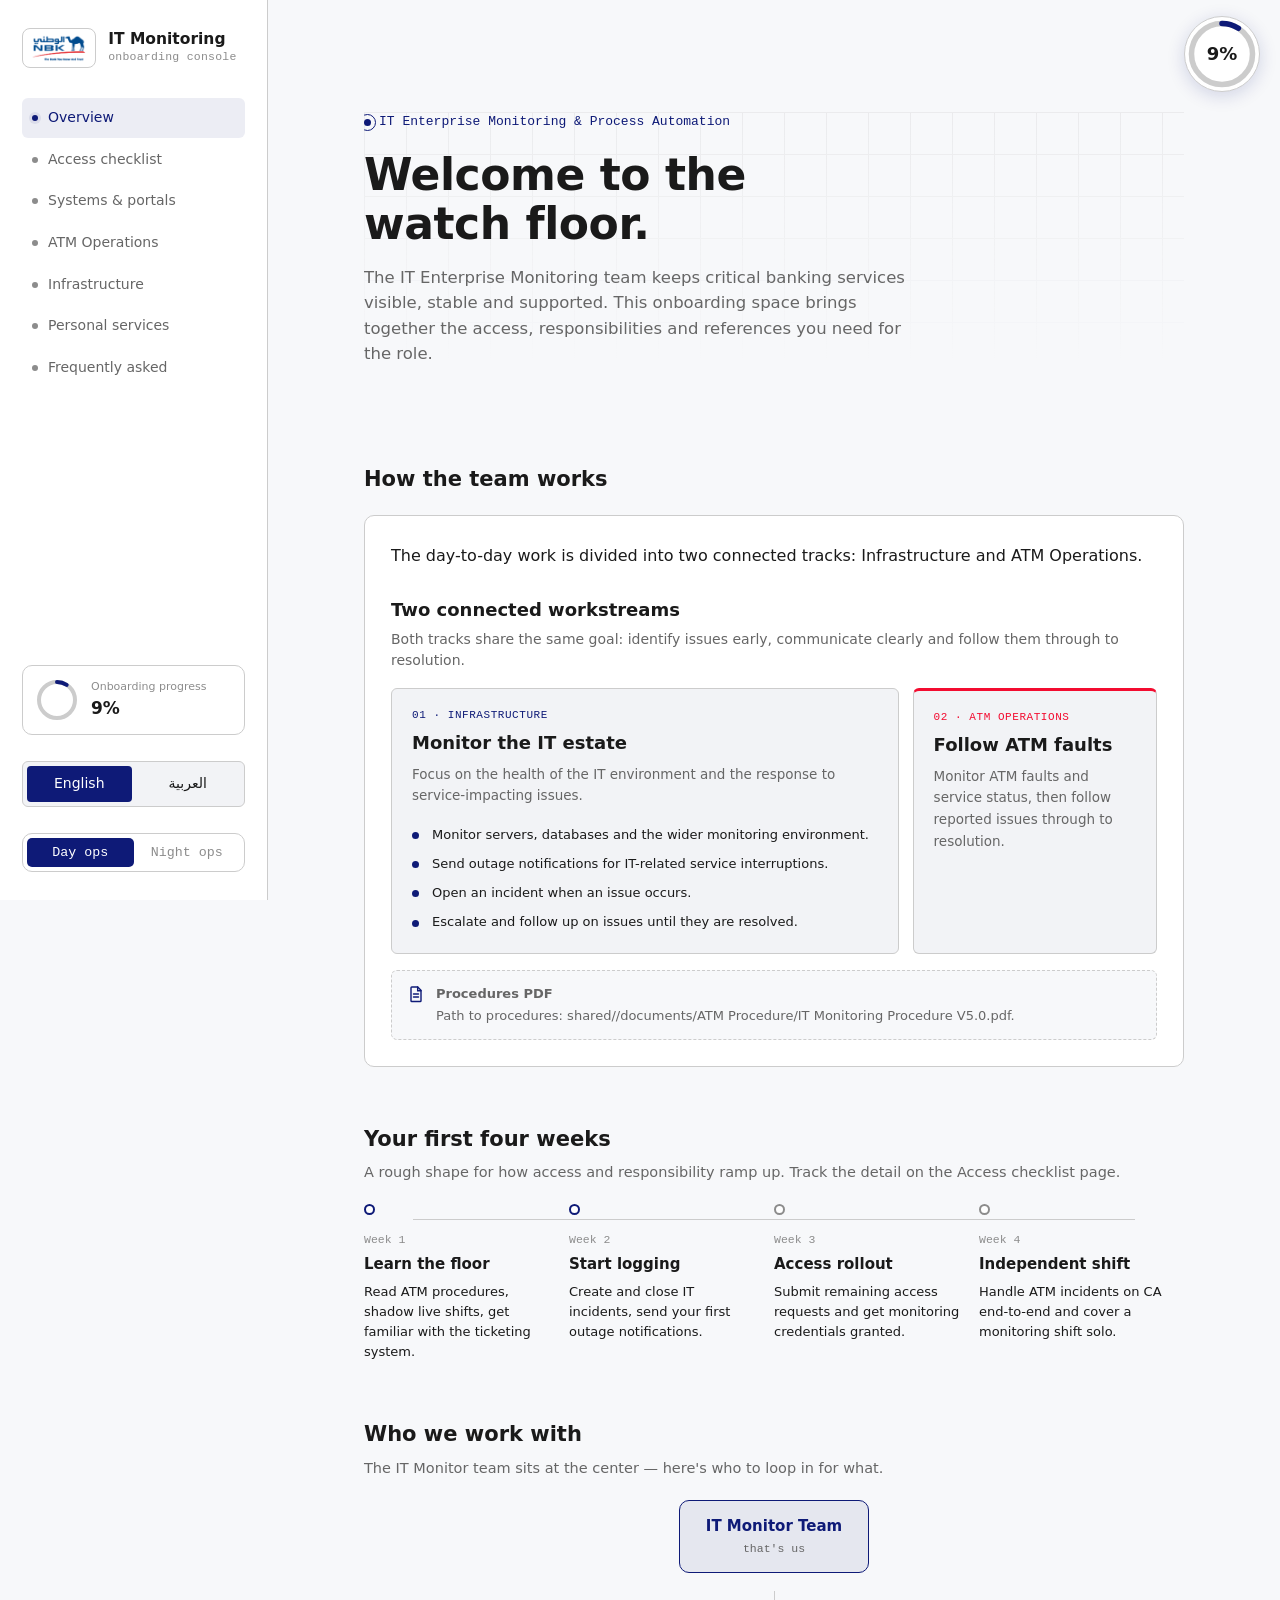
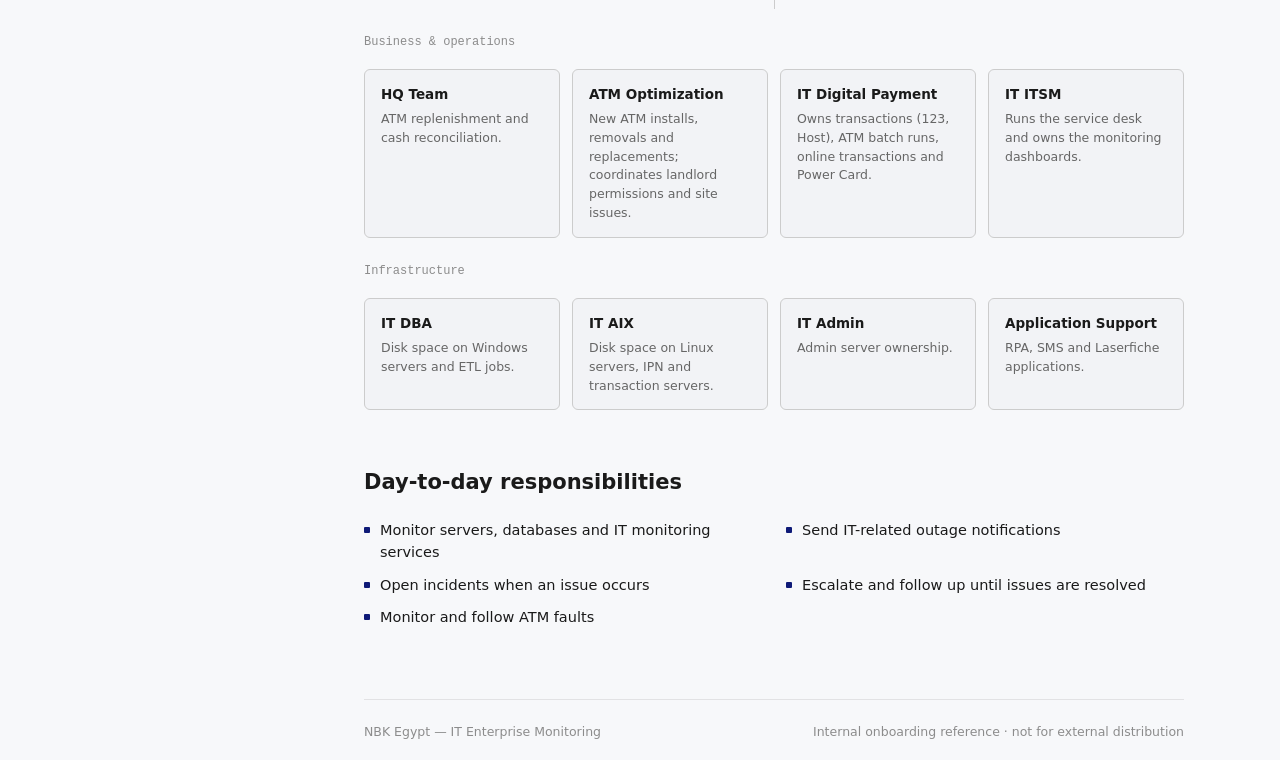
<file: index.html>
<!DOCTYPE html>
<html lang="en">

<head>
  <meta charset="UTF-8">
  <meta name="viewport" content="width=device-width, initial-scale=1">
  <title data-content-text="overview.pageTitle">Overview · NBK-E Monitoring Onboarding</title>
  <link rel="stylesheet" href="css/style.css" data-content-attrs="{&quot;href&quot;:&quot;assets.stylesheet&quot;}">
</head>

<body data-page="index.html">

  <a class="overview-donut" href="access.html" aria-label="View access checklist and onboarding progress"
    data-content-attrs="{&quot;aria-label&quot;:&quot;overview.progressLinkLabel&quot;}">
    <svg viewBox="0 0 160 160" aria-hidden="true">
      <circle class="ring-track" cx="80" cy="80" r="66"></circle>
      <circle class="ring-fill js-ring-fill" cx="80" cy="80" r="66"></circle>
    </svg>
    <span class="overview-donut-value js-ring-value" data-content-text="ui.initialProgress">0%</span>
  </a>

  <div class="mobile-top">
    <a class="brand" href="index.html" data-content-attrs="{&quot;href&quot;:&quot;site.homeUrl&quot;}">
      <div class="brand-mark"><img src="images/nbk-logo.png" alt="NBK Egypt"
          data-content-attrs="{&quot;src&quot;:&quot;site.logo.src&quot;,&quot;alt&quot;:&quot;site.logo.alt&quot;}">
      </div>
    </a>
    <div class="language-toggle" role="group" aria-label="Language / اللغة"><button type="button" data-language="en"
        lang="en">English</button><button type="button" data-language="ar" lang="ar">العربية</button></div>
    <nav class="mobile-nav" data-navigation="mobile"><a href="index.html" class="active"
        aria-current="page">Overview</a><a href="access.html">Access</a><a href="systems.html">Systems</a><a
        href="atm.html">ATM</a><a href="infrastructure.html">Infrastructure</a></nav>
  </div>

  <div class="shell">
    <aside class="sidebar">
      <a class="brand" href="index.html" data-content-attrs="{&quot;href&quot;:&quot;site.homeUrl&quot;}">
        <div class="brand-mark"><img src="images/nbk-logo.png" alt="NBK Egypt"
            data-content-attrs="{&quot;src&quot;:&quot;site.logo.src&quot;,&quot;alt&quot;:&quot;site.logo.alt&quot;}">
        </div>
        <div>
          <div class="brand-name" data-content-text="site.brandName">IT Monitoring</div>
          <div class="brand-sub" data-content-text="site.brandSubtitle">onboarding console</div>
        </div>
      </a>

      <nav class="side-nav" data-navigation="sidebar"><a href="index.html" class="active" aria-current="page"><span
            class="nav-dot"></span>Overview</a><a href="access.html"><span class="nav-dot"></span>Access checklist</a><a
          href="systems.html"><span class="nav-dot"></span>Systems &amp; portals</a><a href="atm.html"><span
            class="nav-dot"></span>ATM Operations</a><a href="infrastructure.html"><span
            class="nav-dot"></span>Infrastructure</a></nav>

      <div class="side-foot">
        <div class="ring-widget">
          <svg viewBox="0 0 44 44">
            <circle class="ring-track" cx="22" cy="22" r="18"></circle>
            <circle class="ring-fill js-ring-fill" cx="22" cy="22" r="18"></circle>
          </svg>
          <div>
            <div class="rw-label" data-content-text="ui.progressLabel">Onboarding progress</div>
            <div class="rw-value js-ring-value" data-content-text="ui.initialProgress">0%</div>
          </div>
        </div>
        <div class="language-toggle" role="group" aria-label="Language / اللغة"><button type="button" data-language="en"
            lang="en">English</button><button type="button" data-language="ar" lang="ar">العربية</button></div>
        <div class="theme-toggle">
          <button data-theme-btn="light" data-content-text="ui.themes.light">Day ops</button>
          <button data-theme-btn="dark" data-content-text="ui.themes.dark">Night ops</button>
        </div>
      </div>
    </aside>

    <main class="main">
      <div class="page">

        <section class="hero">
          <div class="grid-veil"></div>
          <div class="hero-inner">
            <div class="hero-kicker reveal d1" data-content-text="overview.kicker"><span class="pulse-dot"></span>IT
              Enterprise Monitoring &amp; Process Automation</div>
            <h1 class="reveal d2" data-content-text="overview.heading">Welcome to the watch floor.</h1>
            <p class="hero-lede reveal d3" data-content-text="overview.description">This is your onboarding console for
              the IT Enterprise Monitoring team at NBK Egypt — everything you need to get ATM, network and
              banking‑service monitoring access sorted, in one place.</p>
          </div>
        </section>

        <section>
          <div class="section-head">
            <h2 data-content-text="overview.mission.heading">How the team works</h2>
          </div>
          <div class="panel team-intro-panel">
            <p class="panel-lede" data-content-text="overview.mission.description">The day-to-day work is divided into
              two connected tracks: Infrastructure and ATM Operations.</p>
            <div class="workstream-heading">
              <h3 data-content-text="overview.workstreams.heading">Two connected workstreams</h3>
              <p data-content-text="overview.workstreams.description">Both tracks share the same goal: identify issues
                early, communicate clearly and follow them through to resolution.</p>
            </div>
            <div class="workstream-grid">
              <article class="workstream-card infrastructure-track">
                <div class="workstream-label" data-content-text="overview.workstreams.infrastructure.label">01 ·
                  Infrastructure</div>
                <h3 data-content-text="overview.workstreams.infrastructure.title">Monitor the IT estate</h3>
                <p data-content-text="overview.workstreams.infrastructure.description">Focus on the health of the IT
                  environment and the response to service-impacting issues.</p>
                <ul class="workstream-list">
                  <li data-content-text="overview.workstreams.infrastructure.items.0">Monitor servers, databases and the
                    wider monitoring environment.</li>
                  <li data-content-text="overview.workstreams.infrastructure.items.1">Send outage notifications for
                    IT-related service interruptions.</li>
                  <li data-content-text="overview.workstreams.infrastructure.items.2">Open an incident when an issue
                    occurs.</li>
                  <li data-content-text="overview.workstreams.infrastructure.items.3">Escalate and follow up on issues
                    until they are resolved.</li>
                </ul>
              </article>
              <article class="workstream-card atm-track">
                <div class="workstream-label" data-content-text="overview.workstreams.atm.label">02 · ATM Operations
                </div>
                <h3 data-content-text="overview.workstreams.atm.title">Follow ATM faults</h3>
                <p data-content-text="overview.workstreams.atm.description">Monitor ATM faults and service status, then
                  follow reported issues through to resolution.</p>
              </article>
            </div>
            <div class="procedures-status" role="note">
              <svg viewBox="0 0 24 24" fill="none" aria-hidden="true">
                <path d="M7 3.5h7l4 4V20a1 1 0 0 1-1 1H7a1 1 0 0 1-1-1V4.5a1 1 0 0 1 1-1Z" stroke="currentColor"
                  stroke-width="1.7" />
                <path d="M14 3.5V8h4M9 12h6M9 15.5h6" stroke="currentColor" stroke-width="1.7" stroke-linecap="round" />
              </svg>
              <div><strong data-content-text="overview.procedures.label">Procedures PDF</strong><span
                  data-content-text="overview.procedures.status">Path to procedures: shared//documents/ATM
                  Procedure/IT Monitoring Procedure V5.0.pdf</span></div>
            </div>
          </div>
        </section>

        <section>
          <div class="section-head">
            <h2 data-content-text="overview.timeline.heading">Your first four weeks</h2>
            <p data-content-text="overview.timeline.description">A rough shape for how access and responsibility ramp
              up. Track the detail on the Access checklist page.</p>
          </div>
          <div class="timeline">
            <div class="t-step">
              <div class="t-dot"></div>
              <div class="t-week" data-content-text="overview.timeline.weeks.0.label">Week 1</div>
              <div class="t-title" data-content-text="overview.timeline.weeks.0.title">Learn the floor</div>
              <div class="t-desc" data-content-text="overview.timeline.weeks.0.description">Read ATM procedures, shadow
                live shifts, get familiar with the ticketing system.</div>
            </div>
            <div class="t-step">
              <div class="t-dot"></div>
              <div class="t-week" data-content-text="overview.timeline.weeks.1.label">Week 2</div>
              <div class="t-title" data-content-text="overview.timeline.weeks.1.title">Start logging</div>
              <div class="t-desc" data-content-text="overview.timeline.weeks.1.description">Create and close IT
                incidents, send your first outage notifications.</div>
            </div>
            <div class="t-step">
              <div class="t-dot"></div>
              <div class="t-week" data-content-text="overview.timeline.weeks.2.label">Week 3</div>
              <div class="t-title" data-content-text="overview.timeline.weeks.2.title">Access rollout</div>
              <div class="t-desc" data-content-text="overview.timeline.weeks.2.description">Submit remaining access
                requests and get monitoring credentials granted.</div>
            </div>
            <div class="t-step">
              <div class="t-dot"></div>
              <div class="t-week" data-content-text="overview.timeline.weeks.3.label">Week 4</div>
              <div class="t-title" data-content-text="overview.timeline.weeks.3.title">Independent shift</div>
              <div class="t-desc" data-content-text="overview.timeline.weeks.3.description">Handle ATM incidents on CA
                end‑to‑end and cover a monitoring shift solo.</div>
            </div>
          </div>
        </section>

        <section>
          <div class="section-head">
            <h2 data-content-text="overview.collaboration.heading">Who we work with</h2>
            <p data-content-text="overview.collaboration.description">The IT Monitor team sits at the center — here's
              who to loop in for what.</p>
          </div>
          <div class="hub">
            <div class="hub-center">
              <div class="hc-title" data-content-text="overview.collaboration.center.title">IT Monitor Team</div>
              <div class="hc-sub" data-content-text="overview.collaboration.center.subtitle">that's us</div>
            </div>
            <div class="hub-line"></div>
            <div class="hub-group-label" data-content-text="overview.collaboration.groups.0.label">Business &amp;
              operations</div>
            <div class="hub-row">
              <div class="hub-card">
                <h4 data-content-text="overview.collaboration.groups.0.teams.0.name">HQ Team</h4>
                <p data-content-text="overview.collaboration.groups.0.teams.0.description">ATM replenishment and cash
                  reconciliation.</p>
              </div>
              <div class="hub-card">
                <h4 data-content-text="overview.collaboration.groups.0.teams.1.name">ATM Optimization</h4>
                <p data-content-text="overview.collaboration.groups.0.teams.1.description">New ATM installs, removals
                  and replacements; coordinates landlord permissions and site issues.</p>
              </div>
              <div class="hub-card">
                <h4 data-content-text="overview.collaboration.groups.0.teams.2.name">IT Digital Payment</h4>
                <p data-content-text="overview.collaboration.groups.0.teams.2.description">Owns transactions (123,
                  Host), ATM batch runs, online transactions and Power Card.</p>
              </div>
              <div class="hub-card">
                <h4 data-content-text="overview.collaboration.groups.0.teams.3.name">IT ITSM</h4>
                <p data-content-text="overview.collaboration.groups.0.teams.3.description">Runs the service desk and
                  owns the monitoring dashboards.</p>
              </div>
            </div>

            <div class="hub-group-label" data-content-text="overview.collaboration.groups.1.label">Infrastructure</div>
            <div class="hub-row">
              <div class="hub-card">
                <h4 data-content-text="overview.collaboration.groups.1.teams.0.name">IT DBA</h4>
                <p data-content-text="overview.collaboration.groups.1.teams.0.description">Disk space on Windows servers
                  and ETL jobs.</p>
              </div>
              <div class="hub-card">
                <h4 data-content-text="overview.collaboration.groups.1.teams.1.name">IT AIX</h4>
                <p data-content-text="overview.collaboration.groups.1.teams.1.description">Disk space on Linux servers,
                  IPN and transaction servers.</p>
              </div>
              <div class="hub-card">
                <h4 data-content-text="overview.collaboration.groups.1.teams.2.name">IT Admin</h4>
                <p data-content-text="overview.collaboration.groups.1.teams.2.description">Admin server ownership.</p>
              </div>
              <div class="hub-card">
                <h4 data-content-text="overview.collaboration.groups.1.teams.3.name">Application Support</h4>
                <p data-content-text="overview.collaboration.groups.1.teams.3.description">RPA, SMS and Laserfiche
                  applications.</p>
              </div>
            </div>
          </div>
        </section>

        <section>
          <div class="section-head">
            <h2 data-content-text="overview.responsibilities.heading">Day-to-day responsibilities</h2>
          </div>
          <ul class="resp-list">
            <li data-content-text="overview.responsibilities.items.0">Monitor servers, databases and IT monitoring
              services</li>
            <li data-content-text="overview.responsibilities.items.1">Send IT-related outage notifications</li>
            <li data-content-text="overview.responsibilities.items.2">Open incidents when an issue occurs</li>
            <li data-content-text="overview.responsibilities.items.3">Escalate and follow up until issues are resolved
            </li>
            <li data-content-text="overview.responsibilities.items.4">Monitor and follow ATM faults</li>
          </ul>
        </section>

        <div class="page-foot">
          <span data-content-text="site.footer.organization">NBK Egypt — IT Enterprise Monitoring</span>
          <span data-content-text="site.footer.notice">Internal onboarding reference · not for external
            distribution</span>
        </div>

      </div>
    </main>
  </div>

  <script src="js/content.js"></script>
  <script src="js/content.ar.js"></script>
  <script src="js/language.js"></script>
  <script src="js/script.js"></script>
</body>

</html>
</file>
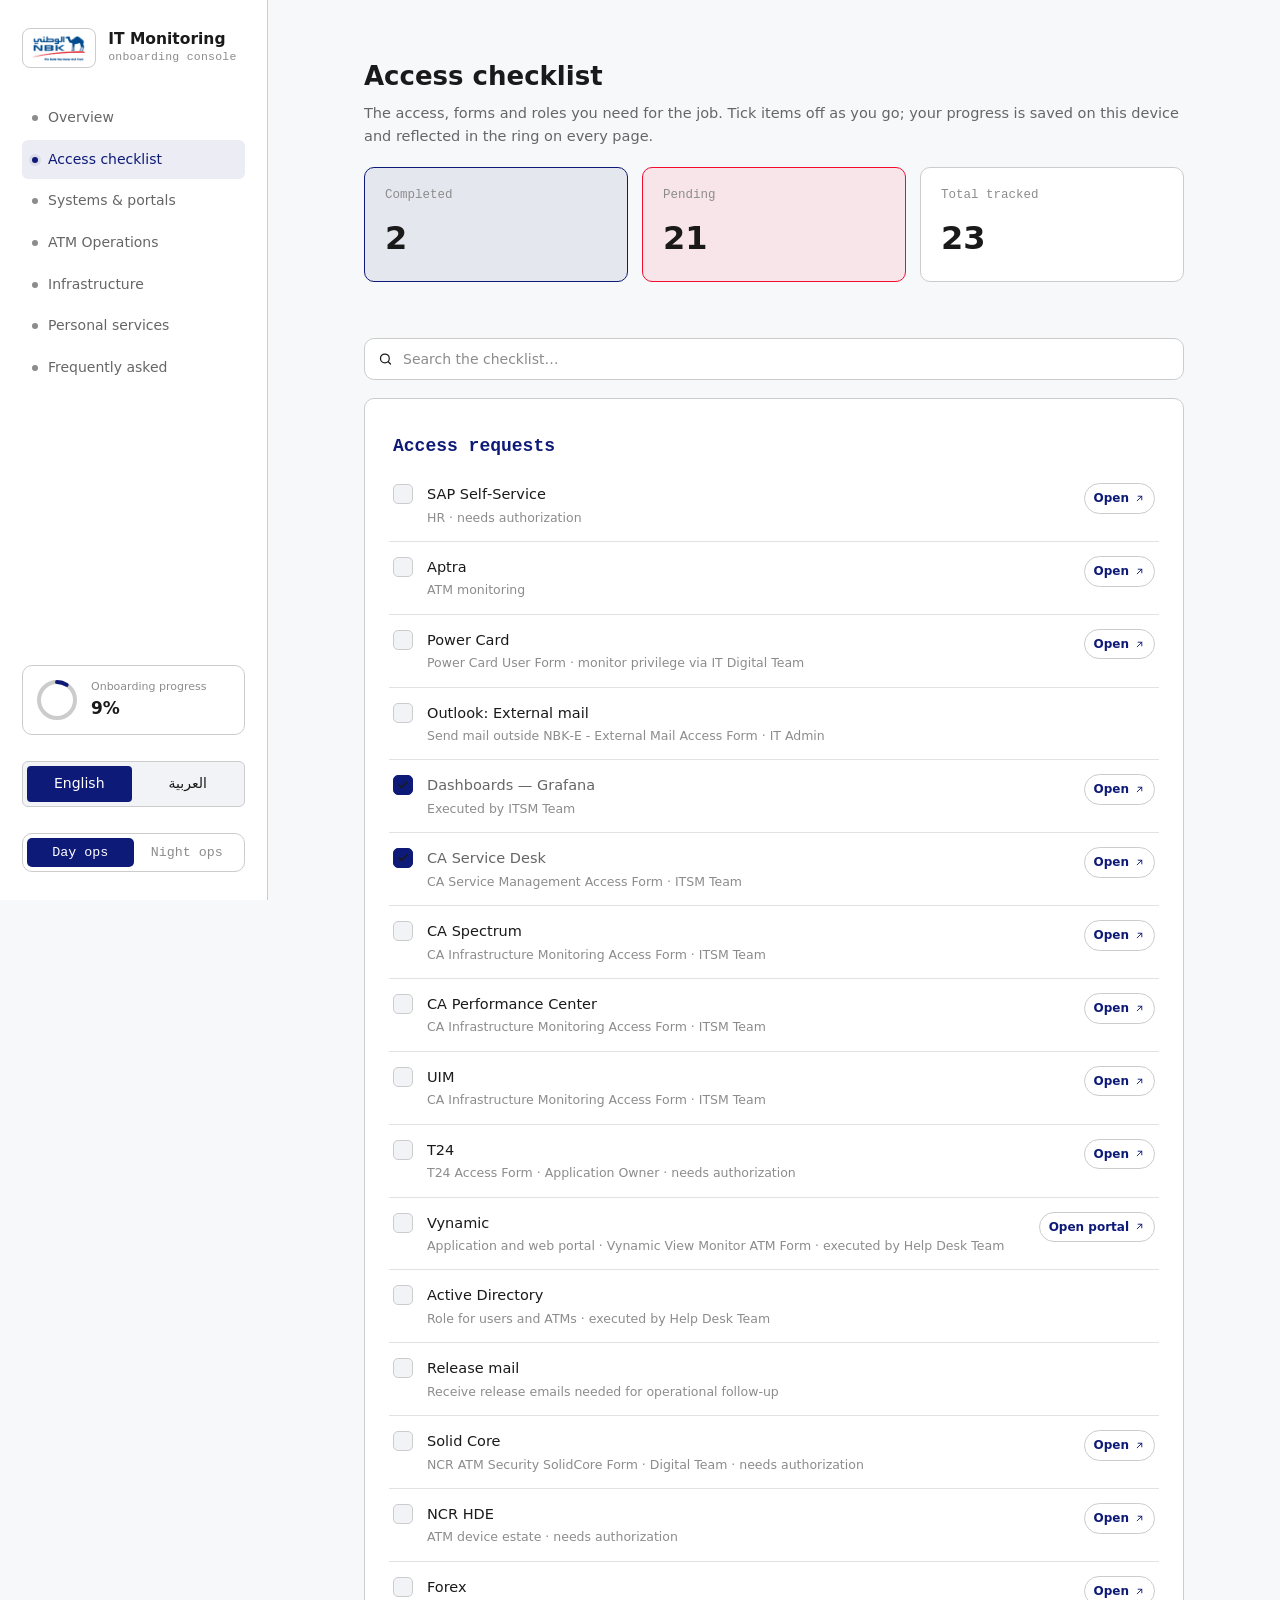
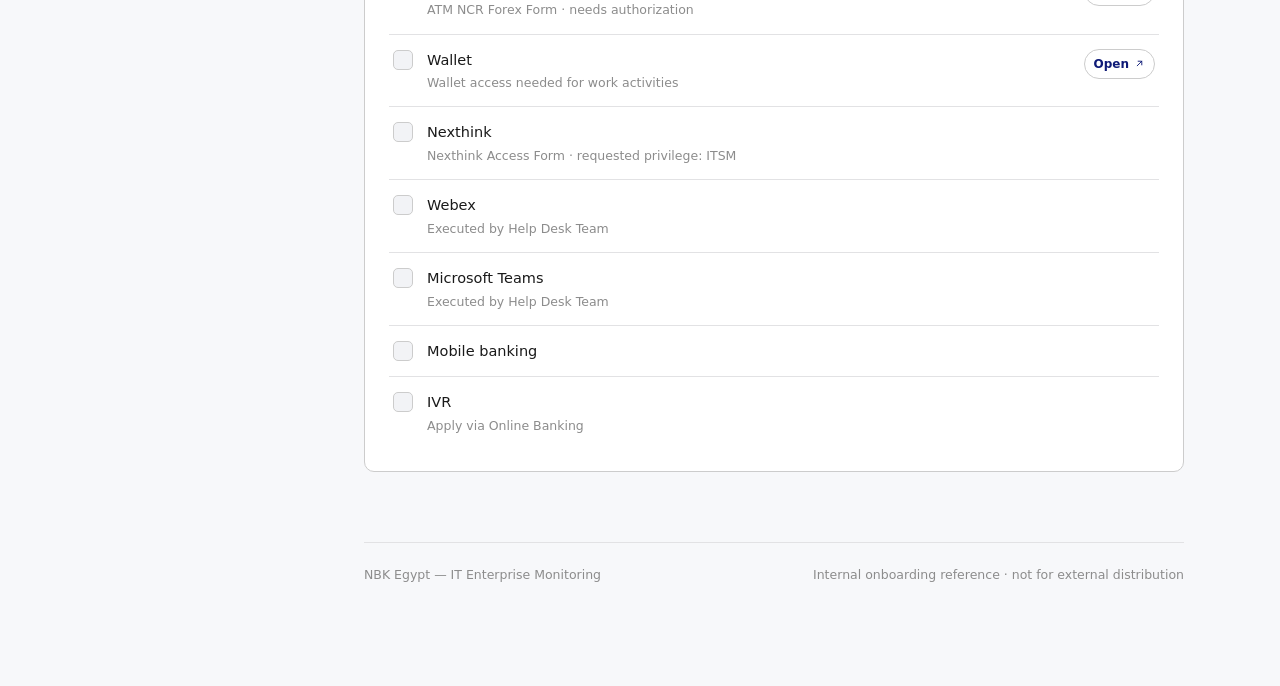
<file: access.html>
<!DOCTYPE html>
<html lang="en">

<head>
    <meta charset="UTF-8">
    <meta name="viewport" content="width=device-width, initial-scale=1">
    <title data-content-text="access.pageTitle">Access checklist · NBK-E Monitoring Onboarding</title>
    <link rel="stylesheet" href="css/style.css" data-content-attrs="{&quot;href&quot;:&quot;assets.stylesheet&quot;}">
</head>

<body data-page="access.html">

    <div class="mobile-top">
        <a class="brand" href="index.html" data-content-attrs="{&quot;href&quot;:&quot;site.homeUrl&quot;}">
            <div class="brand-mark"><img src="images/nbk-logo.png" alt="NBK Egypt" data-content-attrs="{&quot;src&quot;:&quot;site.logo.src&quot;,&quot;alt&quot;:&quot;site.logo.alt&quot;}"></div>
        </a>
        <div class="language-toggle" role="group" aria-label="Language / اللغة"><button type="button" data-language="en" lang="en">English</button><button type="button" data-language="ar" lang="ar">العربية</button></div>
        <nav class="mobile-nav" data-navigation="mobile"><a href="index.html">Overview</a><a href="access.html" class="active" aria-current="page">Access</a><a href="systems.html">Systems</a><a href="atm.html">ATM</a><a href="infrastructure.html">Infrastructure</a></nav>
    </div>

    <div class="shell">
        <aside class="sidebar">
            <a class="brand" href="index.html" data-content-attrs="{&quot;href&quot;:&quot;site.homeUrl&quot;}">
                <div class="brand-mark"><img src="images/nbk-logo.png" alt="NBK Egypt" data-content-attrs="{&quot;src&quot;:&quot;site.logo.src&quot;,&quot;alt&quot;:&quot;site.logo.alt&quot;}"></div>
                <div>
                    <div class="brand-name" data-content-text="site.brandName">IT Monitoring</div>
                    <div class="brand-sub" data-content-text="site.brandSubtitle">onboarding console</div>
                </div>
            </a>

            <nav class="side-nav" data-navigation="sidebar"><a href="index.html"><span class="nav-dot"></span>Overview</a><a href="access.html" class="active" aria-current="page"><span class="nav-dot"></span>Access checklist</a><a href="systems.html"><span class="nav-dot"></span>Systems &amp; portals</a>
                <a href="atm.html"><span class="nav-dot"></span>ATM Operations</a><a href="infrastructure.html"><span class="nav-dot"></span>Infrastructure</a></nav>

            <div class="side-foot">
                <div class="ring-widget">
                    <svg viewBox="0 0 44 44">
            <circle class="ring-track" cx="22" cy="22" r="18"></circle>
            <circle class="ring-fill js-ring-fill" cx="22" cy="22" r="18"></circle>
          </svg>
                    <div>
                        <div class="rw-label" data-content-text="ui.progressLabel">Onboarding progress</div>
                        <div class="rw-value js-ring-value" data-content-text="ui.initialProgress">0%</div>
                    </div>
                </div>
                <div class="language-toggle" role="group" aria-label="Language / اللغة"><button type="button" data-language="en" lang="en">English</button><button type="button" data-language="ar" lang="ar">العربية</button></div>
                <div class="theme-toggle">
                    <button data-theme-btn="light" data-content-text="ui.themes.light">Day ops</button>
                    <button data-theme-btn="dark" data-content-text="ui.themes.dark">Night ops</button>
                </div>
            </div>
        </aside>

        <main class="main">
            <div class="page">

                <section style="margin-top:0;">
                    <div class="section-head">
                        <h2 style="font-size:26px;" data-content-text="access.heading">Access checklist</h2>
                        <p data-content-text="access.description">Everything in one list — tasks, forms and system access. Tick items off as you go; your progress is saved on this device and reflected in the ring on every page.</p>
                    </div>

                    <div class="dash-row">
                        <div class="dash-card done">
                            <div class="dash-label" data-content-text="access.stats.completed">Completed</div>
                            <div class="dash-figure js-done-count" data-content-text="ui.initialCount">0</div>
                        </div>
                        <div class="dash-card pending">
                            <div class="dash-label" data-content-text="access.stats.pending">Pending</div>
                            <div class="dash-figure js-pending-count" data-content-text="ui.initialCount">0</div>
                        </div>
                        <div class="dash-card total">
                            <div class="dash-label" data-content-text="access.stats.total">Total tracked</div>
                            <div class="dash-figure js-total-count" data-content-text="ui.initialCount">0</div>
                        </div>
                    </div>
                </section>

                <section>
                    <div class="search-wrap">
                        <svg viewBox="0 0 24 24" fill="none">
              <circle cx="11" cy="11" r="7" stroke="currentColor" stroke-width="2" />
              <path d="M20 20l-3.5-3.5" stroke="currentColor" stroke-width="2" stroke-linecap="round" />
            </svg>
                        <input type="text" id="searchInput" placeholder="Search the checklist…" data-content-attrs="{&quot;placeholder&quot;:&quot;access.searchPlaceholder&quot;}">
                    </div>

                    <div class="panel checklist">
                        <div class="checklist-group-label" data-content-text="access.groups.access">Access requests</div>

                        <div class="check-row" data-search-row="sap employee self service hr authorization" data-content-attrs="{&quot;data-search-row&quot;:&quot;access.items.access-sap.searchKeywords&quot;}">
                            <input type="checkbox" id="a22" data-track-id="access-sap">
                            <label for="a22">
                <div class="chk-box"><svg viewBox="0 0 24 24" fill="none">
                    <path d="M4 12l5 5L20 6" stroke="currentColor" stroke-width="3" stroke-linecap="round"
                      stroke-linejoin="round" />
                  </svg></div>
              </label>
                            <label for="a22" class="chk-main">
                <span class="chk-text"><span class="chk-title" data-content-text="access.items.access-sap.title">SAP Self‑Service</span><span class="chk-note" data-content-text="access.items.access-sap.note">HR · needs
                    authorization</span></span>
              </label>
                            <a class="chk-link" href="https://headq-hrap-p.awb.local:44330/sap/bc/ui5_ui5/sap/ARSRVC_SUITE_PB/main.html" target="_blank" rel="noopener noreferrer" data-content-text="access.items.access-sap.linkLabel" data-content-attrs="{&quot;href&quot;:&quot;systems.sap_self_service.link.href&quot;}">Open <svg viewBox="0 0 24 24" fill="none">
                  <path d="M7 17L17 7M9 7h8v8" stroke="currentColor" stroke-width="2" stroke-linecap="round"
                    stroke-linejoin="round" />
                </svg></a>
                        </div>

                        <div class="check-row" data-search-row="aptra atm monitoring" data-content-attrs="{&quot;data-search-row&quot;:&quot;access.items.access-aptra.searchKeywords&quot;}">
                            <input type="checkbox" id="a11" data-track-id="access-aptra">
                            <label for="a11">
                <div class="chk-box"><svg viewBox="0 0 24 24" fill="none">
                    <path d="M4 12l5 5L20 6" stroke="currentColor" stroke-width="3" stroke-linecap="round"
                      stroke-linejoin="round" />
                  </svg></div>
              </label>
                            <label for="a11" class="chk-main">
                <span class="chk-text"><span class="chk-title" data-content-text="access.items.access-aptra.title">Aptra</span><span class="chk-note" data-content-text="access.items.access-aptra.note">ATM
                    monitoring</span></span>
              </label>
                            <a class="chk-link" href="https://headq-aptraap-p.awb.local/cxp-core-webapp/login" target="_blank" rel="noopener noreferrer" data-content-text="access.items.access-aptra.linkLabel" data-content-attrs="{&quot;href&quot;:&quot;systems.aptra.link.href&quot;}">Open <svg viewBox="0 0 24 24" fill="none">
                  <path d="M7 17L17 7M9 7h8v8" stroke="currentColor" stroke-width="2" stroke-linecap="round"
                    stroke-linejoin="round" />
                </svg></a>
                        </div>

                        <div class="check-row" data-search-row="power card powercard user form digital payment digital team" data-content-attrs="{&quot;data-search-row&quot;:&quot;access.items.access-powercard.searchKeywords&quot;}">
                            <input type="checkbox" id="a1" data-track-id="access-powercard">
                            <label for="a1">
                <div class="chk-box"><svg viewBox="0 0 24 24" fill="none">
                    <path d="M4 12l5 5L20 6" stroke="currentColor" stroke-width="3" stroke-linecap="round"
                      stroke-linejoin="round" />
                  </svg></div>
              </label>
                            <label for="a1" class="chk-main">
                <span class="chk-text"><span class="chk-title" data-content-text="access.items.access-powercard.title">Power Card</span><span class="chk-note" data-content-text="access.items.access-powercard.note">Power Card User
                    Form · monitor privilege via IT Digital Team</span></span>
              </label>
                            <a class="chk-link" href="https://10.99.32.66:9444/PowerCardv35/#/login" target="_blank" rel="noopener noreferrer" data-content-text="access.items.access-powercard.linkLabel" data-content-attrs="{&quot;href&quot;:&quot;systems.power_card.link.href&quot;}">Open <svg viewBox="0 0 24 24" fill="none">
                  <path d="M7 17L17 7M9 7h8v8" stroke="currentColor" stroke-width="2" stroke-linecap="round"
                    stroke-linejoin="round" />
                </svg></a>
                        </div>

                        <div class="check-row" data-search-row="external mail access form it admin outside nbk-e" data-content-attrs="{&quot;data-search-row&quot;:&quot;access.items.access-externalmail.searchKeywords&quot;}">
                            <input type="checkbox" id="a10" data-track-id="access-externalmail">
                            <label for="a10">
                <div class="chk-box"><svg viewBox="0 0 24 24" fill="none">
                    <path d="M4 12l5 5L20 6" stroke="currentColor" stroke-width="3" stroke-linecap="round"
                      stroke-linejoin="round" />
                  </svg></div>
              </label>
                            <label for="a10" class="chk-main">
                <span class="chk-text"><span class="chk-title" data-content-text="access.items.access-externalmail.title">Outlook: External mail</span><span class="chk-note" data-content-text="access.items.access-externalmail.note">Send
                    mail outside NBK‑E -
                    External Mail Access Form · IT Admin</span></span>
              </label>
                        </div>

                        <div class="check-row" data-search-row="dashboards grafana itsm team" data-content-attrs="{&quot;data-search-row&quot;:&quot;access.items.access-dashboards.searchKeywords&quot;}">
                            <input type="checkbox" id="a17" data-track-id="access-dashboards">
                            <label for="a17">
                <div class="chk-box"><svg viewBox="0 0 24 24" fill="none">
                    <path d="M4 12l5 5L20 6" stroke="currentColor" stroke-width="3" stroke-linecap="round"
                      stroke-linejoin="round" />
                  </svg></div>
              </label>
                            <label for="a17" class="chk-main">
                <span class="chk-text"><span class="chk-title" data-content-text="access.items.access-dashboards.title">Dashboards — Grafana</span><span
                    class="chk-note" data-content-text="access.items.access-dashboards.note">Executed by ITSM Team</span></span>
              </label>
                            <a class="chk-link" href="https://itdashboards/login" target="_blank" rel="noopener noreferrer" data-content-text="access.items.access-dashboards.linkLabel" data-content-attrs="{&quot;href&quot;:&quot;systems.grafana.link.href&quot;}">Open <svg
                  viewBox="0 0 24 24" fill="none">
                  <path d="M7 17L17 7M9 7h8v8" stroke="currentColor" stroke-width="2" stroke-linecap="round"
                    stroke-linejoin="round" />
                </svg></a>
                        </div>

                        <div class="check-row" data-search-row="ca service desk management access form itsm ticketing" data-content-attrs="{&quot;data-search-row&quot;:&quot;access.items.access-ca.searchKeywords&quot;}">
                            <input type="checkbox" id="a4" data-track-id="access-ca">
                            <label for="a4">
                <div class="chk-box"><svg viewBox="0 0 24 24" fill="none">
                    <path d="M4 12l5 5L20 6" stroke="currentColor" stroke-width="3" stroke-linecap="round"
                      stroke-linejoin="round" />
                  </svg></div>
              </label>
                            <label for="a4" class="chk-main">
                <span class="chk-text"><span class="chk-title" data-content-text="access.items.access-ca.title">CA Service Desk</span><span class="chk-note" data-content-text="access.items.access-ca.note">CA Service
                    Management Access Form · ITSM Team</span></span>
              </label>
                            <a class="chk-link" href="https://mynbkservices:8443/CAisd/servicedesk" target="_blank" rel="noopener noreferrer" data-content-text="access.items.access-ca.linkLabel" data-content-attrs="{&quot;href&quot;:&quot;systems.ca_service_desk.link.href&quot;}">Open <svg viewBox="0 0 24 24" fill="none">
                  <path d="M7 17L17 7M9 7h8v8" stroke="currentColor" stroke-width="2" stroke-linecap="round"
                    stroke-linejoin="round" />
                </svg></a>
                        </div>
                        <div class="check-row" data-search-row="ca spectrum infrastructure monitoring access form itsm" data-content-attrs="{&quot;data-search-row&quot;:&quot;access.items.access-spectrum.searchKeywords&quot;}">
                            <input type="checkbox" id="a9" data-track-id="access-spectrum">
                            <label for="a9">
                <div class="chk-box"><svg viewBox="0 0 24 24" fill="none">
                    <path d="M4 12l5 5L20 6" stroke="currentColor" stroke-width="3" stroke-linecap="round"
                      stroke-linejoin="round" />
                  </svg></div>
              </label>
                            <label for="a9" class="chk-main">
                <span class="chk-text"><span class="chk-title" data-content-text="access.items.access-spectrum.title">CA Spectrum</span><span class="chk-note" data-content-text="access.items.access-spectrum.note">CA
                    Infrastructure Monitoring Access Form · ITSM Team</span></span>
              </label>
                            <a class="chk-link" href="https://caspectrum/spectrum/" target="_blank" rel="noopener noreferrer" data-content-text="access.items.access-spectrum.linkLabel" data-content-attrs="{&quot;href&quot;:&quot;systems.spectrum.link.href&quot;}">Open
                <svg viewBox="0 0 24 24" fill="none">
                  <path d="M7 17L17 7M9 7h8v8" stroke="currentColor" stroke-width="2" stroke-linecap="round"
                    stroke-linejoin="round" />
                </svg></a>
                        </div>

                        <div class="check-row" data-search-row="ca performance center infrastructure monitoring access form itsm" data-content-attrs="{&quot;data-search-row&quot;:&quot;access.items.access-perfcenter.searchKeywords&quot;}">
                            <input type="checkbox" id="a8" data-track-id="access-perfcenter">
                            <label for="a8">
                <div class="chk-box"><svg viewBox="0 0 24 24" fill="none">
                    <path d="M4 12l5 5L20 6" stroke="currentColor" stroke-width="3" stroke-linecap="round"
                      stroke-linejoin="round" />
                  </svg></div>
              </label>
                            <label for="a8" class="chk-main">
                <span class="chk-text"><span class="chk-title" data-content-text="access.items.access-perfcenter.title">CA Performance Center</span><span class="chk-note" data-content-text="access.items.access-perfcenter.note">CA
                    Infrastructure Monitoring Access Form · ITSM Team</span></span>
              </label>
                            <a class="chk-link" href="https://capc:8382/sso/sign-in.jsp" target="_blank" rel="noopener noreferrer" data-content-text="access.items.access-perfcenter.linkLabel" data-content-attrs="{&quot;href&quot;:&quot;systems.performance_center.link.href&quot;}">Open <svg viewBox="0 0 24 24" fill="none">
                  <path d="M7 17L17 7M9 7h8v8" stroke="currentColor" stroke-width="2" stroke-linecap="round"
                    stroke-linejoin="round" />
                </svg></a>
                        </div>

                        <div class="check-row" data-search-row="uim infrastructure monitoring access form itsm" data-content-attrs="{&quot;data-search-row&quot;:&quot;access.items.access-uim.searchKeywords&quot;}">
                            <input type="checkbox" id="a7" data-track-id="access-uim">
                            <label for="a7">
                <div class="chk-box"><svg viewBox="0 0 24 24" fill="none">
                    <path d="M4 12l5 5L20 6" stroke="currentColor" stroke-width="3" stroke-linecap="round"
                      stroke-linejoin="round" />
                  </svg></div>
              </label>
                            <label for="a7" class="chk-main">
                <span class="chk-text"><span class="chk-title" data-content-text="access.items.access-uim.title">UIM</span><span class="chk-note" data-content-text="access.items.access-uim.note">CA Infrastructure
                    Monitoring Access Form · ITSM Team</span></span>
              </label>
                            <a class="chk-link" href="https://uimportal/operatorconsole_portlet/standalone_login.jsp" target="_blank" rel="noopener noreferrer" data-content-text="access.items.access-uim.linkLabel" data-content-attrs="{&quot;href&quot;:&quot;systems.uim.link.href&quot;}">Open <svg viewBox="0 0 24 24" fill="none">
                  <path d="M7 17L17 7M9 7h8v8" stroke="currentColor" stroke-width="2" stroke-linecap="round"
                    stroke-linejoin="round" />
                </svg></a>
                        </div>

                        <div class="check-row" data-search-row="t24 access form application owner authorization" data-content-attrs="{&quot;data-search-row&quot;:&quot;access.items.access-t24.searchKeywords&quot;}">
                            <input type="checkbox" id="a2" data-track-id="access-t24">
                            <label for="a2">
                <div class="chk-box"><svg viewBox="0 0 24 24" fill="none">
                    <path d="M4 12l5 5L20 6" stroke="currentColor" stroke-width="3" stroke-linecap="round"
                      stroke-linejoin="round" />
                  </svg></div>
              </label>
                            <label for="a2" class="chk-main">
                <span class="chk-text"><span class="chk-title" data-content-text="access.items.access-t24.title">T24</span><span class="chk-note" data-content-text="access.items.access-t24.note">T24 Access Form ·
                    Application Owner · needs authorization</span></span>
              </label>
                            <a class="chk-link" href="https://t24production/Browser/Logoff" target="_blank" rel="noopener noreferrer" data-content-text="access.items.access-t24.linkLabel" data-content-attrs="{&quot;href&quot;:&quot;systems.t24.link.href&quot;}">Open <svg viewBox="0 0 24 24" fill="none">
                  <path d="M7 17L17 7M9 7h8v8" stroke="currentColor" stroke-width="2" stroke-linecap="round"
                    stroke-linejoin="round" />
                </svg></a>
                        </div>

                        <div class="check-row" data-search-row="vynamic application web portal view monitor atm form help desk team" data-content-attrs="{&quot;data-search-row&quot;:&quot;access.items.access-vynamic.searchKeywords&quot;}">
                            <input type="checkbox" id="a12" data-track-id="access-vynamic">
                            <label for="a12">
                <div class="chk-box"><svg viewBox="0 0 24 24" fill="none">
                    <path d="M4 12l5 5L20 6" stroke="currentColor" stroke-width="3" stroke-linecap="round"
                      stroke-linejoin="round" />
                  </svg></div>
              </label>
                            <label for="a12" class="chk-main">
                <span class="chk-text"><span class="chk-title" data-content-text="access.items.access-vynamic.title">Vynamic</span><span class="chk-note" data-content-text="access.items.access-vynamic.note">Application and web portal · Vynamic View Monitor ATM Form · executed by Help Desk Team</span></span>
              </label>
                            <a class="chk-link" href="https://headq-vymap-p.awb.local:8443/webconsole/login.xhtml" target="_blank" rel="noopener noreferrer" data-content-text="access.items.access-vynamic.linkLabel" data-content-attrs="{&quot;href&quot;:&quot;access.items.access-vynamic.linkHref&quot;}">Open portal <svg viewBox="0 0 24 24" fill="none"><path d="M7 17L17 7M9 7h8v8" stroke="currentColor" stroke-width="2" stroke-linecap="round" stroke-linejoin="round" /></svg></a>
                        </div>



                        <div class="check-row" data-search-row="active directory monitor privilege help desk team" data-content-attrs="{&quot;data-search-row&quot;:&quot;access.items.access-ad.searchKeywords&quot;}">
                            <input type="checkbox" id="a14" data-track-id="access-ad">
                            <label for="a14">
                <div class="chk-box"><svg viewBox="0 0 24 24" fill="none">
                    <path d="M4 12l5 5L20 6" stroke="currentColor" stroke-width="3" stroke-linecap="round"
                      stroke-linejoin="round" />
                  </svg></div>
              </label>
                            <label for="a14" class="chk-main">
                <span class="chk-text"><span class="chk-title" data-content-text="access.items.access-ad.title">Active Directory</span><span class="chk-note" data-content-text="access.items.access-ad.note">IT monitor
                    privilege · executed by Help Desk Team</span></span>
              </label>
                        </div>

                        <div class="check-row" data-search-row="release mail email notification deployment change" data-content-attrs="{&quot;data-search-row&quot;:&quot;access.items.access-release-mail.searchKeywords&quot;}">
                            <input type="checkbox" id="a23" data-track-id="access-release-mail">
                            <label for="a23"><div class="chk-box"><svg viewBox="0 0 24 24" fill="none"><path d="M4 12l5 5L20 6" stroke="currentColor" stroke-width="3" stroke-linecap="round" stroke-linejoin="round" /></svg></div></label>
                            <label for="a23" class="chk-main"><span class="chk-text"><span class="chk-title" data-content-text="access.items.access-release-mail.title">Release mail</span><span class="chk-note" data-content-text="access.items.access-release-mail.note">Receive release emails needed for operational follow-up</span></span></label>
                        </div>

                        <div class="check-row" data-search-row="solid core solidcore ncr atm security digital team authorization" data-content-attrs="{&quot;data-search-row&quot;:&quot;access.items.access-solidcore.searchKeywords&quot;}">
                            <input type="checkbox" id="a3" data-track-id="access-solidcore">
                            <label for="a3">
                <div class="chk-box"><svg viewBox="0 0 24 24" fill="none">
                    <path d="M4 12l5 5L20 6" stroke="currentColor" stroke-width="3" stroke-linecap="round"
                      stroke-linejoin="round" />
                  </svg></div>
              </label>
                            <label for="a3" class="chk-main">
                <span class="chk-text"><span class="chk-title" data-content-text="access.items.access-solidcore.title">Solid Core</span><span class="chk-note" data-content-text="access.items.access-solidcore.note">NCR ATM Security
                    SolidCore Form · Digital Team · needs authorization</span></span>
              </label>
                            <a class="chk-link" href="https://headq-solidap-p:8443/core/orionNavigationLogin.do" target="_blank" rel="noopener noreferrer" data-content-text="access.items.access-solidcore.linkLabel" data-content-attrs="{&quot;href&quot;:&quot;systems.solid_core.link.href&quot;}">Open <svg viewBox="0 0 24 24" fill="none">
                  <path d="M7 17L17 7M9 7h8v8" stroke="currentColor" stroke-width="2" stroke-linecap="round"
                    stroke-linejoin="round" />
                </svg></a>
                        </div>

                        <div class="check-row" data-search-row="ncr hde atm device estate authorization" data-content-attrs="{&quot;data-search-row&quot;:&quot;access.items.access-ncrhde.searchKeywords&quot;}">
                            <input type="checkbox" id="a21" data-track-id="access-ncrhde">
                            <label for="a21">
                <div class="chk-box"><svg viewBox="0 0 24 24" fill="none">
                    <path d="M4 12l5 5L20 6" stroke="currentColor" stroke-width="3" stroke-linecap="round"
                      stroke-linejoin="round" />
                  </svg></div>
              </label>
                            <label for="a21" class="chk-main">
                <span class="chk-text"><span class="chk-title" data-content-text="access.items.access-ncrhde.title">NCR HDE</span><span class="chk-note" data-content-text="access.items.access-ncrhde.note">ATM device estate ·
                    needs authorization</span></span>
              </label>
                            <a class="chk-link" href="https://headq-hdesdw-p/Account/LogOn" target="_blank" rel="noopener noreferrer" data-content-text="access.items.access-ncrhde.linkLabel" data-content-attrs="{&quot;href&quot;:&quot;systems.ncr_hde.link.href&quot;}">Open <svg viewBox="0 0 24 24" fill="none">
                  <path d="M7 17L17 7M9 7h8v8" stroke="currentColor" stroke-width="2" stroke-linecap="round"
                    stroke-linejoin="round" />
                </svg></a>
                        </div>

                        <div class="check-row" data-search-row="forex atm ncr forex form application team" data-content-attrs="{&quot;data-search-row&quot;:&quot;access.items.access-forex.searchKeywords&quot;}">
                            <input type="checkbox" id="a6" data-track-id="access-forex">
                            <label for="a6">
                <div class="chk-box"><svg viewBox="0 0 24 24" fill="none">
                    <path d="M4 12l5 5L20 6" stroke="currentColor" stroke-width="3" stroke-linecap="round"
                      stroke-linejoin="round" />
                  </svg></div>
              </label>
                            <label for="a6" class="chk-main">
                <span class="chk-text"><span class="chk-title" data-content-text="access.items.access-forex.title">Forex</span><span class="chk-note" data-content-text="access.items.access-forex.note">ATM NCR Forex Form ·
                    needs authorization</span></span>
              </label>
                            <a class="chk-link" href="https://10.99.1.200/FFMS_V2/MainPages/Login.aspx" target="_blank" rel="noopener noreferrer" data-content-text="access.items.access-forex.linkLabel" data-content-attrs="{&quot;href&quot;:&quot;access.items.access-forex.linkHref&quot;}">Open <svg viewBox="0 0 24 24" fill="none"><path d="M7 17L17 7M9 7h8v8" stroke="currentColor" stroke-width="2" stroke-linecap="round" stroke-linejoin="round" /></svg></a>
                        </div>

                        <div class="check-row" data-search-row="wallet access digital payment" data-content-attrs="{&quot;data-search-row&quot;:&quot;access.items.access-wallet.searchKeywords&quot;}">
                            <input type="checkbox" id="a24" data-track-id="access-wallet">
                            <label for="a24"><div class="chk-box"><svg viewBox="0 0 24 24" fill="none"><path d="M4 12l5 5L20 6" stroke="currentColor" stroke-width="3" stroke-linecap="round" stroke-linejoin="round" /></svg></div></label>
                            <label for="a24" class="chk-main"><span class="chk-text"><span class="chk-title" data-content-text="access.items.access-wallet.title">Wallet</span><span class="chk-note" data-content-text="access.items.access-wallet.note">Wallet access needed for work activities</span></span></label>
                            <a class="chk-link" href="https://headq-fncrap-p.awb.local/portal/MainPages/0000_Login.aspx" target="_blank" rel="noopener noreferrer" data-content-text="access.items.access-wallet.linkLabel" data-content-attrs="{&quot;href&quot;:&quot;access.items.access-wallet.linkHref&quot;}">Open <svg viewBox="0 0 24 24" fill="none"><path d="M7 17L17 7M9 7h8v8" stroke="currentColor" stroke-width="2" stroke-linecap="round" stroke-linejoin="round" /></svg></a>
                        </div>

                        <div class="check-row" data-search-row="nexthink access form itsm privilege" data-content-attrs="{&quot;data-search-row&quot;:&quot;access.items.access-nexthink.searchKeywords&quot;}">
                            <input type="checkbox" id="a5" data-track-id="access-nexthink">
                            <label for="a5">
                <div class="chk-box"><svg viewBox="0 0 24 24" fill="none">
                    <path d="M4 12l5 5L20 6" stroke="currentColor" stroke-width="3" stroke-linecap="round"
                      stroke-linejoin="round" />
                  </svg></div>
              </label>
                            <label for="a5" class="chk-main">
                <span class="chk-text"><span class="chk-title" data-content-text="access.items.access-nexthink.title">Nexthink</span><span class="chk-note" data-content-text="access.items.access-nexthink.note">Nexthink Access
                    Form · requested privilege: ITSM</span></span>
              </label>
                        </div>

                        <div class="check-row" data-search-row="webex help desk team" data-content-attrs="{&quot;data-search-row&quot;:&quot;access.items.access-webex.searchKeywords&quot;}">
                            <input type="checkbox" id="a15" data-track-id="access-webex">
                            <label for="a15">
                <div class="chk-box"><svg viewBox="0 0 24 24" fill="none">
                    <path d="M4 12l5 5L20 6" stroke="currentColor" stroke-width="3" stroke-linecap="round"
                      stroke-linejoin="round" />
                  </svg></div>
              </label>
                            <label for="a15" class="chk-main">
                <span class="chk-text"><span class="chk-title" data-content-text="access.items.access-webex.title">Webex</span><span class="chk-note" data-content-text="access.items.access-webex.note">Executed by Help Desk
                    Team</span></span>
              </label>
                        </div>

                        <div class="check-row" data-search-row="microsoft teams help desk team" data-content-attrs="{&quot;data-search-row&quot;:&quot;access.items.access-teams.searchKeywords&quot;}">
                            <input type="checkbox" id="a16" data-track-id="access-teams">
                            <label for="a16">
                <div class="chk-box"><svg viewBox="0 0 24 24" fill="none">
                    <path d="M4 12l5 5L20 6" stroke="currentColor" stroke-width="3" stroke-linecap="round"
                      stroke-linejoin="round" />
                  </svg></div>
              </label>
                            <label for="a16" class="chk-main">
                <span class="chk-text"><span class="chk-title" data-content-text="access.items.access-teams.title">Microsoft Teams</span><span class="chk-note" data-content-text="access.items.access-teams.note">Executed by
                    Help Desk Team</span></span>
              </label>
                        </div>



                        <div class="check-row" data-search-row="mobile banking" data-content-attrs="{&quot;data-search-row&quot;:&quot;access.items.access-obanking.searchKeywords&quot;}">
                            <input type="checkbox" id="a19" data-track-id="access-obanking">
                            <label for="a19">
                <div class="chk-box"><svg viewBox="0 0 24 24" fill="none">
                    <path d="M4 12l5 5L20 6" stroke="currentColor" stroke-width="3" stroke-linecap="round"
                      stroke-linejoin="round" />
                  </svg></div>
              </label>
                            <label for="a19" class="chk-main">
                <span class="chk-text"><span class="chk-title" data-content-text="access.items.access-obanking.title">Mobile banking</span></span>
              </label>
                        </div>

                        <div class="check-row" data-search-row="ivr apply online banking call center" data-content-attrs="{&quot;data-search-row&quot;:&quot;access.items.access-ivr.searchKeywords&quot;}">
                            <input type="checkbox" id="a20" data-track-id="access-ivr">
                            <label for="a20">
                <div class="chk-box"><svg viewBox="0 0 24 24" fill="none">
                    <path d="M4 12l5 5L20 6" stroke="currentColor" stroke-width="3" stroke-linecap="round"
                      stroke-linejoin="round" />
                  </svg></div>
              </label>
                            <label for="a20" class="chk-main">
                <span class="chk-text"><span class="chk-title" data-content-text="access.items.access-ivr.title">IVR</span><span class="chk-note" data-content-text="access.items.access-ivr.note">Apply via Online Banking
                    · executed by Call Center</span></span>
              </label>
                        </div>





                    </div>
                </section>

                <div class="page-foot">
                    <span data-content-text="site.footer.organization">NBK Egypt — IT Enterprise Monitoring</span>
                    <span data-content-text="site.footer.notice">Internal onboarding reference · not for external distribution</span>
                </div>

            </div>
        </main>
    </div>

    <script src="js/content.js"></script>
    <script src="js/content.ar.js"></script>
    <script src="js/language.js"></script>
    <script src="js/script.js"></script>
</body>

</html>
</file>
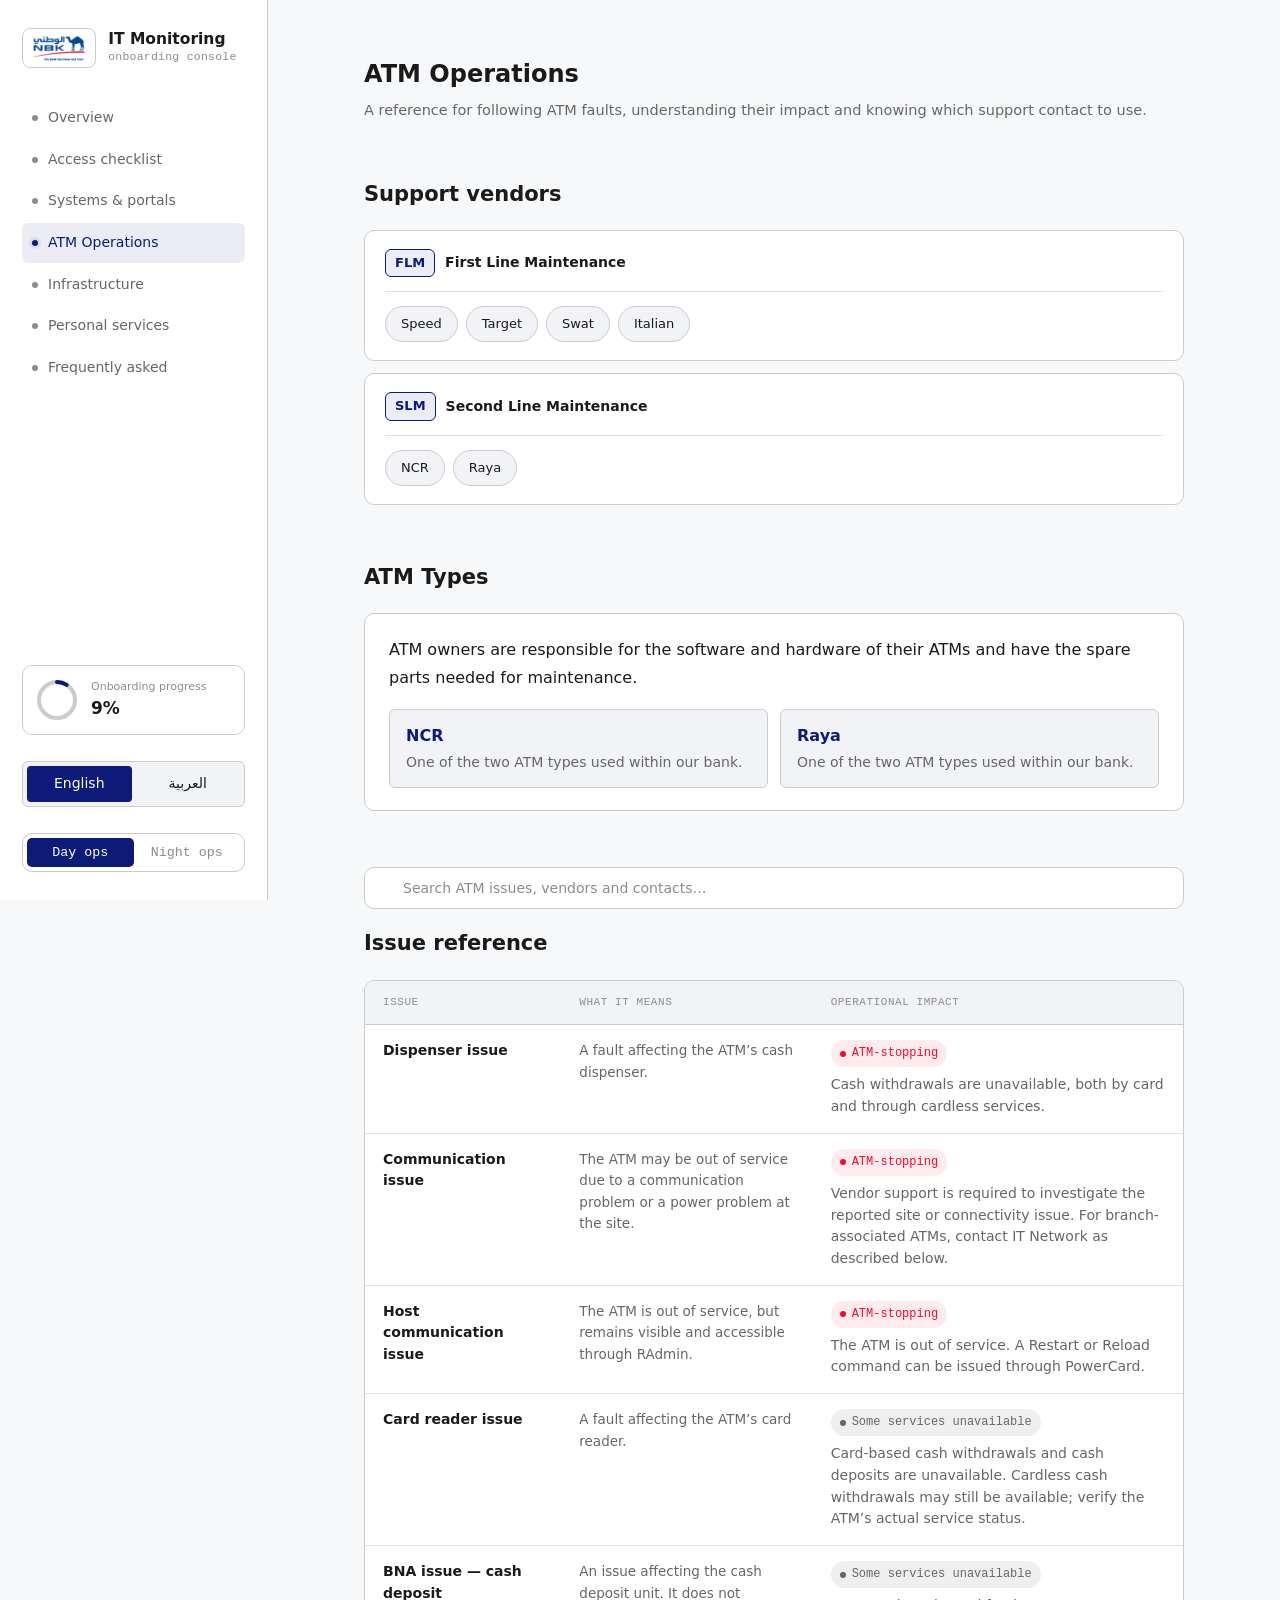
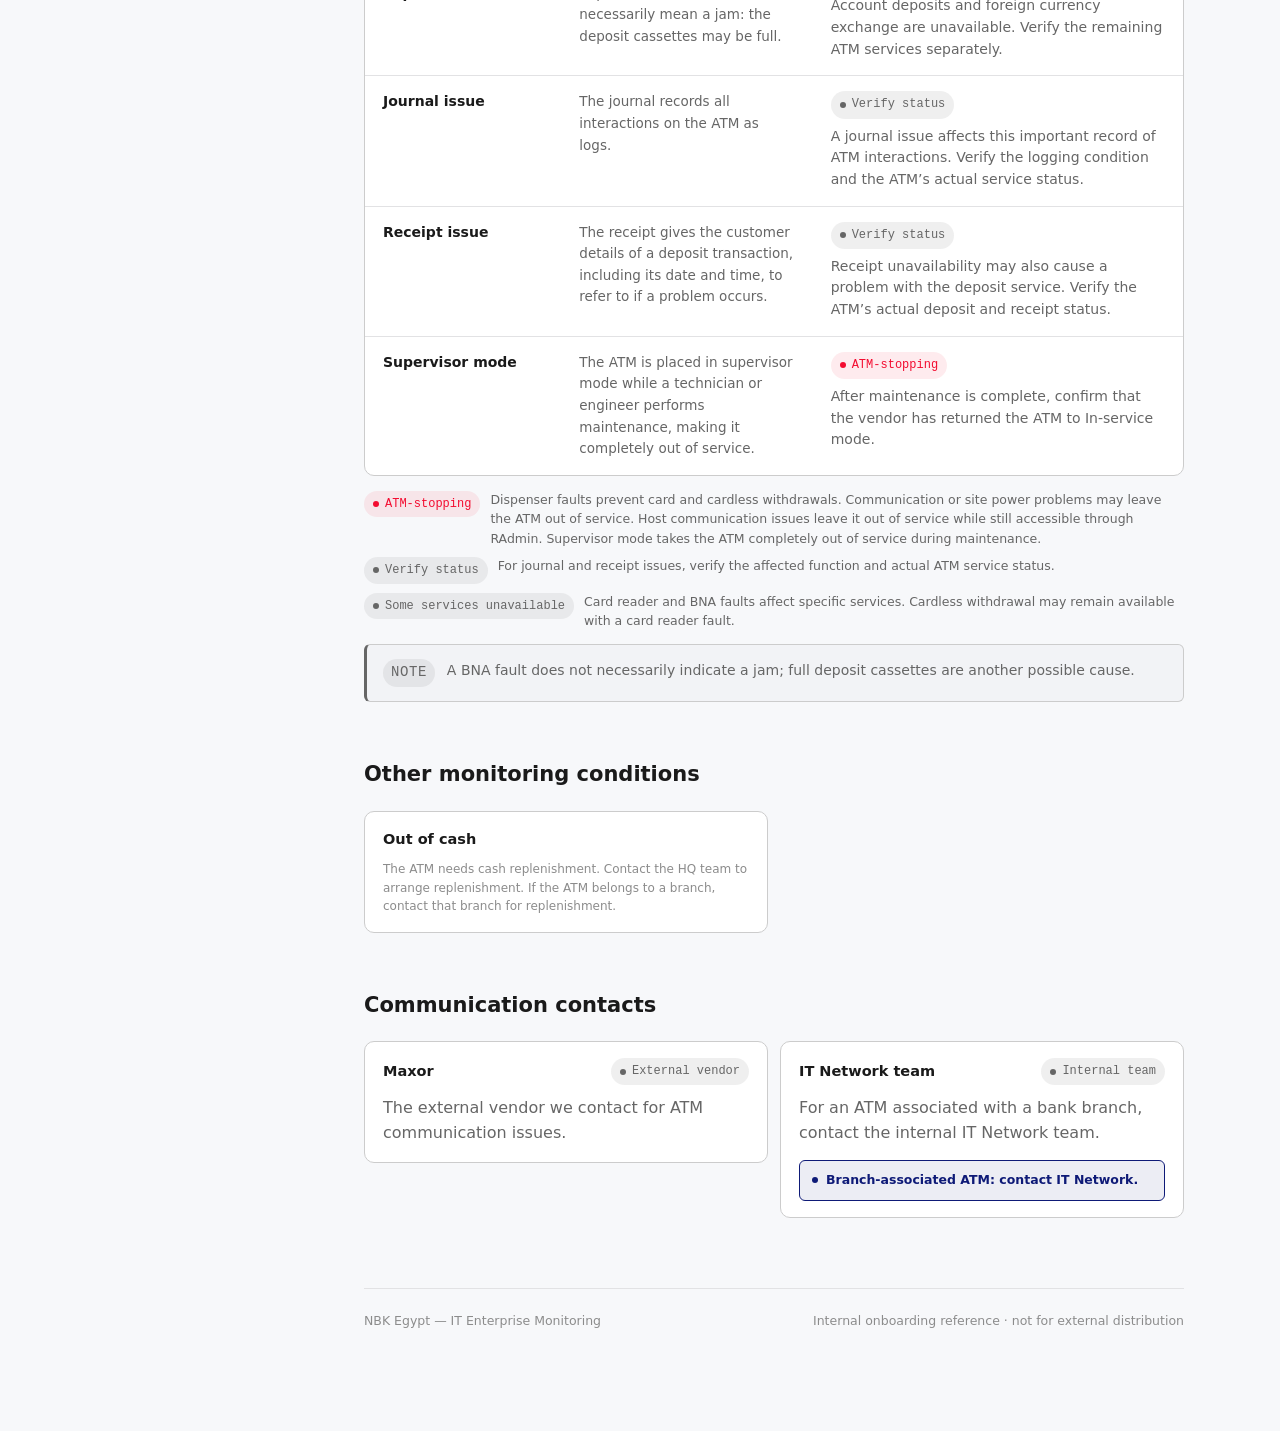
<file: atm.html>
<!DOCTYPE html>
<html lang="en">
<head>
<meta charset="UTF-8">
<meta name="viewport" content="width=device-width, initial-scale=1">
<title data-content-text="atm.pageTitle">ATM Operations · NBK-E Monitoring Onboarding</title>
<link rel="stylesheet" href="css/style.css" data-content-attrs="{&quot;href&quot;:&quot;assets.stylesheet&quot;}">
</head>
<body data-page="atm.html">

<div class="mobile-top">
  <a class="brand" href="index.html" data-content-attrs="{&quot;href&quot;:&quot;site.homeUrl&quot;}"><div class="brand-mark"><img src="images/nbk-logo.png" alt="NBK Egypt" data-content-attrs="{&quot;src&quot;:&quot;site.logo.src&quot;,&quot;alt&quot;:&quot;site.logo.alt&quot;}"></div></a>
  <div class="language-toggle" role="group" aria-label="Language / اللغة"><button type="button" data-language="en" lang="en">English</button><button type="button" data-language="ar" lang="ar">العربية</button></div>
  <nav class="mobile-nav" data-navigation="mobile"><a href="atm.html" class="active" aria-current="page">ATM</a></nav>
</div>

<div class="shell">
  <aside class="sidebar">
    <a class="brand" href="index.html" data-content-attrs="{&quot;href&quot;:&quot;site.homeUrl&quot;}">
      <div class="brand-mark"><img src="images/nbk-logo.png" alt="NBK Egypt" data-content-attrs="{&quot;src&quot;:&quot;site.logo.src&quot;,&quot;alt&quot;:&quot;site.logo.alt&quot;}"></div>
      <div><div class="brand-name" data-content-text="site.brandName">IT Monitoring</div><div class="brand-sub" data-content-text="site.brandSubtitle">onboarding console</div></div>
    </a>
    <nav class="side-nav" data-navigation="sidebar"><a href="atm.html" class="active" aria-current="page"><span class="nav-dot"></span>ATM Operations</a></nav>
    <div class="side-foot">
      <div class="ring-widget"><svg viewBox="0 0 44 44"><circle class="ring-track" cx="22" cy="22" r="18"></circle><circle class="ring-fill js-ring-fill" cx="22" cy="22" r="18"></circle></svg><div><div class="rw-label" data-content-text="ui.progressLabel">Onboarding progress</div><div class="rw-value js-ring-value" data-content-text="ui.initialProgress">0%</div></div></div>
      <div class="language-toggle" role="group" aria-label="Language / اللغة"><button type="button" data-language="en" lang="en">English</button><button type="button" data-language="ar" lang="ar">العربية</button></div>
      <div class="theme-toggle"><button data-theme-btn="light" data-content-text="ui.themes.light">Day ops</button><button data-theme-btn="dark" data-content-text="ui.themes.dark">Night ops</button></div>
    </div>
  </aside>

  <main class="main">
    <div class="page">
      <section style="margin-top:0">
        <div class="section-head"><h1 data-content-text="atm.heading">ATM Operations</h1><p data-content-text="atm.description">A reference for following ATM faults, understanding their impact and knowing which support contact to use.</p></div>
      </section>

      <section>
        <div class="section-head"><h2 data-content-text="atm.vendors.heading">Support vendors</h2></div>
        <div id="atmVendors"></div>
      </section>

      

      <section>
        <div class="section-head"><h2 data-content-text="atm.overview.heading">ATM Types</h2></div>
        <div id="atmOverview"></div>
      </section>

      <section>
        <div class="search-wrap"><input id="searchInput" type="search" placeholder="Search ATM issues, vendors and contacts…" aria-label="Search ATM issues, vendors and contacts…" data-content-attrs='{"placeholder":"atm.searchPlaceholder","aria-label":"atm.searchPlaceholder"}'></div>
        <div class="section-head"><h2 data-content-text="atm.issues.heading">Issue reference</h2></div>
        <div id="atmIssues"></div>
      </section>

      <section>
        <div class="section-head"><h2 data-content-text="atm.conditions.heading">Other monitoring conditions</h2></div>
        <div id="atmConditions"></div>
      </section>

      <section>
        <div class="section-head"><h2 data-content-text="atm.comms.heading">Communication contacts</h2></div>
        <div id="atmComms"></div>
      </section>

      <div class="page-foot"><span data-content-text="site.footer.organization">NBK Egypt — IT Enterprise Monitoring</span><span data-content-text="site.footer.notice">Internal onboarding reference · not for external distribution</span></div>
    </div>
  </main>
</div>

<script src="js/content.js"></script>
<script src="js/content.ar.js"></script>
<script src="js/language.js"></script>
<script src="js/script.js"></script>
</body>
</html>
</file>
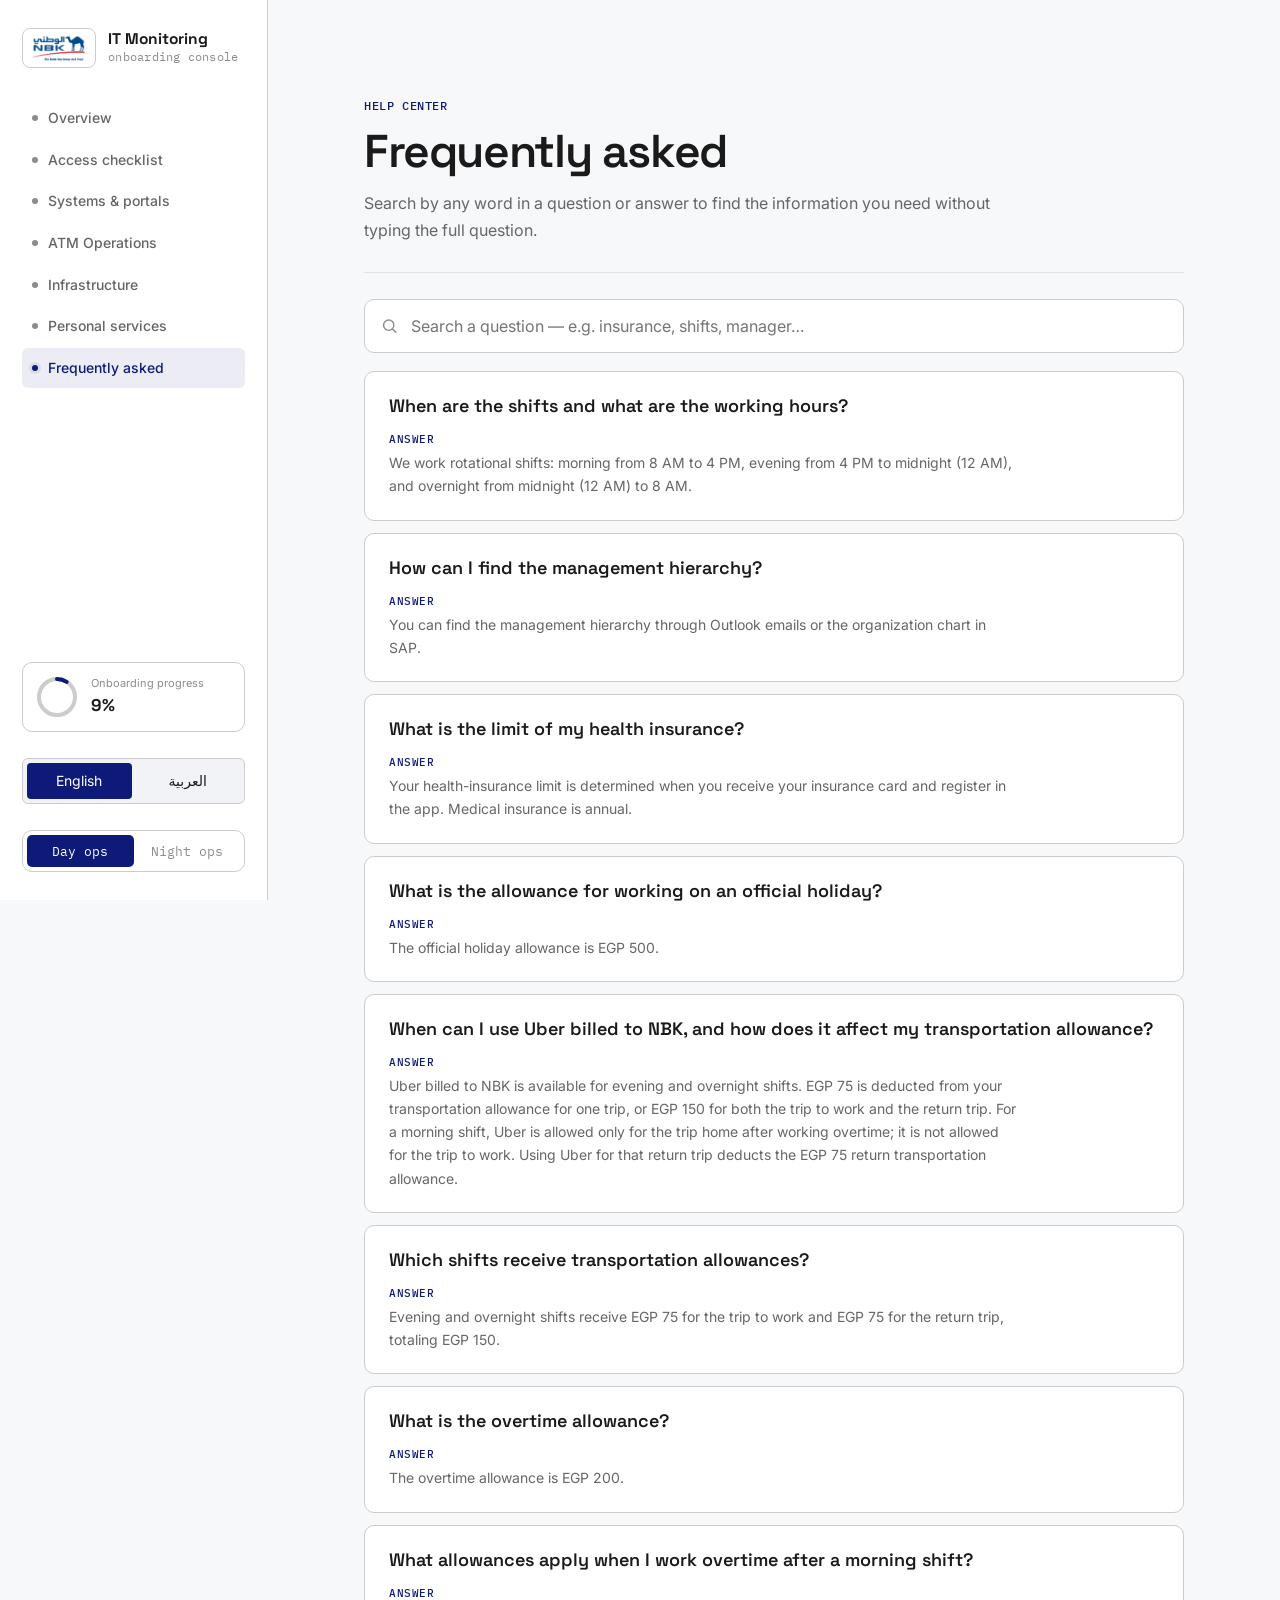
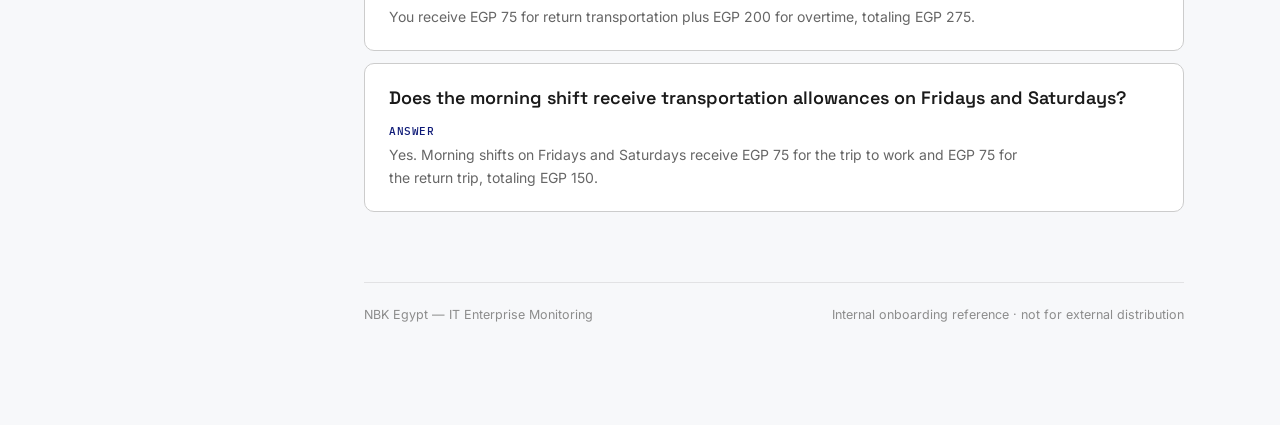
<file: faq.html>
<!DOCTYPE html>
<html lang="en">
<head>
<meta charset="UTF-8">
<meta name="viewport" content="width=device-width, initial-scale=1">
<title data-content-text="faqPage.pageTitle">Frequently Asked · NBK-E Monitoring Onboarding</title>
<link rel="stylesheet" href="css/style.css" data-content-attrs="{&quot;href&quot;:&quot;assets.stylesheet&quot;}">
</head>
<body data-page="faq.html">

<div class="mobile-top">
  <a class="brand" href="index.html" data-content-attrs="{&quot;href&quot;:&quot;site.homeUrl&quot;}"><div class="brand-mark"><img src="images/nbk-logo.png" alt="NBK Egypt" data-content-attrs="{&quot;src&quot;:&quot;site.logo.src&quot;,&quot;alt&quot;:&quot;site.logo.alt&quot;}"></div></a>
  <div class="language-toggle" role="group" aria-label="Language / اللغة"><button type="button" data-language="en" lang="en">English</button><button type="button" data-language="ar" lang="ar">العربية</button></div>
  <nav class="mobile-nav" data-navigation="mobile"><a href="faq.html" class="active" aria-current="page">Frequently asked</a></nav>
</div>

<div class="shell">
  <aside class="sidebar">
    <a class="brand" href="index.html" data-content-attrs="{&quot;href&quot;:&quot;site.homeUrl&quot;}">
      <div class="brand-mark"><img src="images/nbk-logo.png" alt="NBK Egypt" data-content-attrs="{&quot;src&quot;:&quot;site.logo.src&quot;,&quot;alt&quot;:&quot;site.logo.alt&quot;}"></div>
      <div><div class="brand-name" data-content-text="site.brandName">IT Monitoring</div><div class="brand-sub" data-content-text="site.brandSubtitle">onboarding console</div></div>
    </a>
    <nav class="side-nav" data-navigation="sidebar"><a href="faq.html" class="active" aria-current="page"><span class="nav-dot"></span>Frequently asked</a></nav>
    <div class="side-foot">
      <div class="ring-widget"><svg viewBox="0 0 44 44"><circle class="ring-track" cx="22" cy="22" r="18"></circle><circle class="ring-fill js-ring-fill" cx="22" cy="22" r="18"></circle></svg><div><div class="rw-label" data-content-text="ui.progressLabel">Onboarding progress</div><div class="rw-value js-ring-value" data-content-text="ui.initialProgress">0%</div></div></div>
      <div class="language-toggle" role="group" aria-label="Language / اللغة"><button type="button" data-language="en" lang="en">English</button><button type="button" data-language="ar" lang="ar">العربية</button></div>
      <div class="theme-toggle"><button data-theme-btn="light" data-content-text="ui.themes.light">Day ops</button><button data-theme-btn="dark" data-content-text="ui.themes.dark">Night ops</button></div>
    </div>
  </aside>

  <main class="main">
    <div class="page faq-page">
      <section class="faq-hero">
        <div class="faq-eyebrow" data-content-text="faqPage.eyebrow">Help center</div>
        <h1 data-content-text="faqPage.heading">Frequently asked</h1>
        <p data-content-text="faqPage.description">Search by any word in a question or answer to find the information you need without typing the full question.</p>
      </section>

      <section class="faq-search-section">
        <label class="visually-hidden" for="faqSearch" data-content-text="faqPage.heading">Frequently asked</label>
        <div class="faq-search-box">
          <svg viewBox="0 0 24 24" fill="none" aria-hidden="true"><circle cx="11" cy="11" r="6.5" stroke="currentColor" stroke-width="1.8"/><path d="m16 16 4 4" stroke="currentColor" stroke-width="1.8" stroke-linecap="round"/></svg>
          <input id="faqSearch" type="search" autocomplete="off" placeholder="Search a question — e.g. insurance, shifts, manager…" data-content-attrs="{&quot;placeholder&quot;:&quot;faqPage.searchPlaceholder&quot;,&quot;aria-label&quot;:&quot;faqPage.searchPlaceholder&quot;}">
        </div>
      </section>

      <section class="faq-directory" id="faqDirectory" aria-live="polite"></section>

      <div class="page-foot"><span data-content-text="site.footer.organization">NBK Egypt — IT Enterprise Monitoring</span><span data-content-text="site.footer.notice">Internal onboarding reference · not for external distribution</span></div>
    </div>
  </main>
</div>

<script src="js/content.js"></script>
<script src="js/content.ar.js"></script>
<script src="js/language.js"></script>
<script src="js/script.js"></script>
</body>
</html>
</file>
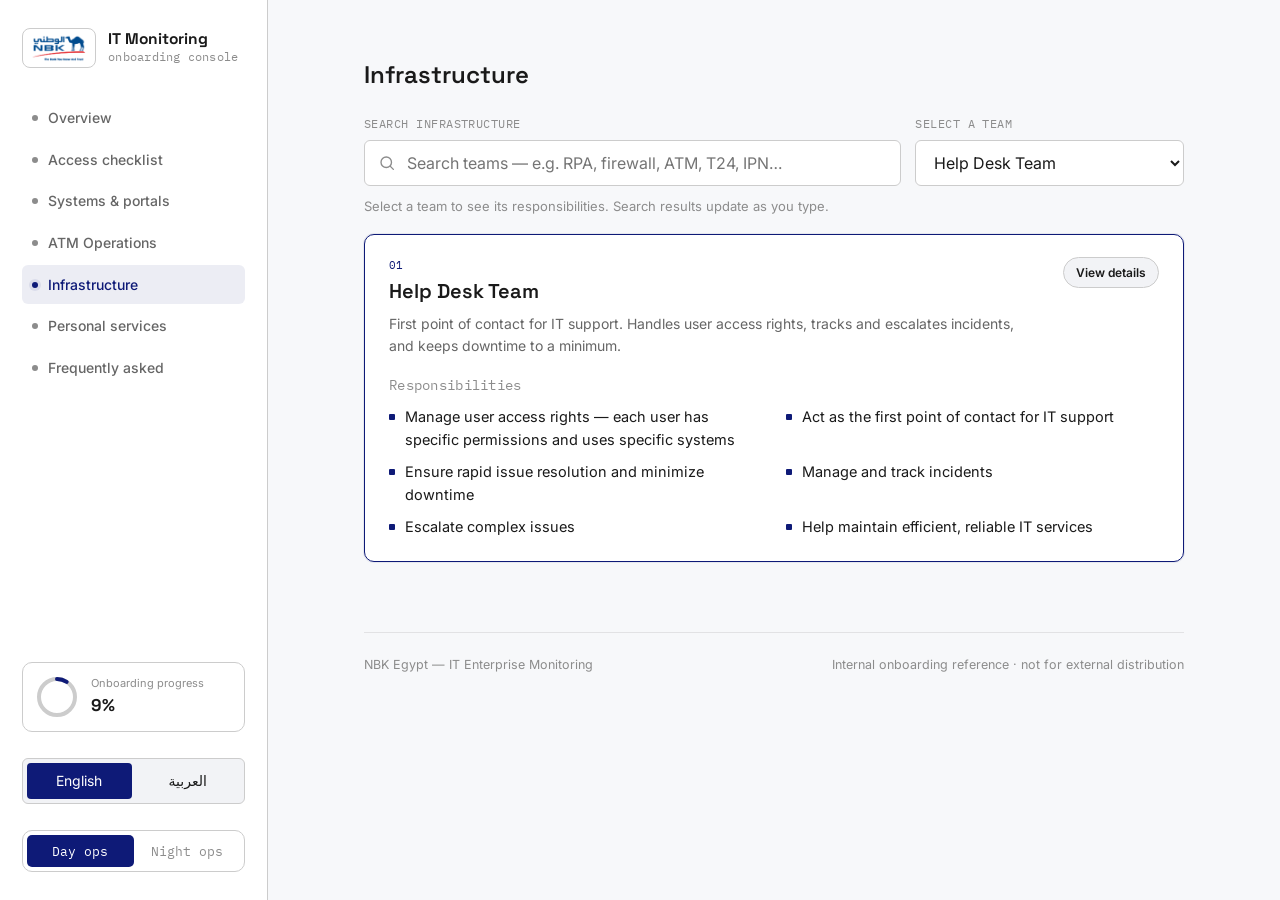
<file: infrastructure.html>
<!DOCTYPE html>
<html lang="en">
<head>
<meta charset="UTF-8">
<meta name="viewport" content="width=device-width, initial-scale=1">
<title data-content-text="infrastructure.pageTitle">Infrastructure · NBK-E Monitoring Onboarding</title>
<link rel="stylesheet" href="css/style.css" data-content-attrs="{&quot;href&quot;:&quot;assets.stylesheet&quot;}">
</head>
<body data-page="infrastructure.html">

<div class="mobile-top">
  <a class="brand" href="index.html" data-content-attrs="{&quot;href&quot;:&quot;site.homeUrl&quot;}">
    <div class="brand-mark"><img src="images/nbk-logo.png" alt="NBK Egypt" data-content-attrs="{&quot;src&quot;:&quot;site.logo.src&quot;,&quot;alt&quot;:&quot;site.logo.alt&quot;}"></div>
  </a>
  <div class="language-toggle" role="group" aria-label="Language / اللغة"><button type="button" data-language="en" lang="en">English</button><button type="button" data-language="ar" lang="ar">العربية</button></div>
<nav class="mobile-nav" data-navigation="mobile"><a href="index.html">Overview</a><a href="access.html">Access</a><a href="systems.html">Systems</a><a href="atm.html">ATM</a><a href="infrastructure.html" class="active" aria-current="page">Infrastructure</a></nav>
</div>

<div class="shell">
  <aside class="sidebar">
    <a class="brand" href="index.html" data-content-attrs="{&quot;href&quot;:&quot;site.homeUrl&quot;}">
      <div class="brand-mark"><img src="images/nbk-logo.png" alt="NBK Egypt" data-content-attrs="{&quot;src&quot;:&quot;site.logo.src&quot;,&quot;alt&quot;:&quot;site.logo.alt&quot;}"></div>
      <div>
        <div class="brand-name" data-content-text="site.brandName">IT Monitoring</div>
        <div class="brand-sub" data-content-text="site.brandSubtitle">onboarding console</div>
      </div>
    </a>

    <nav class="side-nav" data-navigation="sidebar"><a href="index.html"><span class="nav-dot"></span>Overview</a><a href="access.html"><span class="nav-dot"></span>Access checklist</a><a href="systems.html"><span class="nav-dot"></span>Systems &amp; portals</a><a href="atm.html"><span class="nav-dot"></span>ATM Operations</a><a href="infrastructure.html" class="active" aria-current="page"><span class="nav-dot"></span>Infrastructure</a></nav>

    <div class="side-foot">
      <div class="ring-widget">
        <svg viewBox="0 0 44 44">
          <circle class="ring-track" cx="22" cy="22" r="18"></circle>
          <circle class="ring-fill js-ring-fill" cx="22" cy="22" r="18"></circle>
        </svg>
        <div>
          <div class="rw-label" data-content-text="ui.progressLabel">Onboarding progress</div>
          <div class="rw-value js-ring-value" data-content-text="ui.initialProgress">0%</div>
        </div>
      </div>
      <div class="language-toggle" role="group" aria-label="Language / اللغة"><button type="button" data-language="en" lang="en">English</button><button type="button" data-language="ar" lang="ar">العربية</button></div>
<div class="theme-toggle">
        <button data-theme-btn="light" data-content-text="ui.themes.light">Day ops</button>
        <button data-theme-btn="dark" data-content-text="ui.themes.dark">Night ops</button>
      </div>
    </div>
  </aside>

  <main class="main"><div class="page"><section style="margin-top:0"><div class="section-head"><h1 data-content-text="infrastructure.heading">Infrastructure</h1></div></section><div id="infraPlaceholder"></div><div class="page-foot">
        <span data-content-text="site.footer.organization">NBK Egypt — IT Enterprise Monitoring</span>
        <span data-content-text="site.footer.notice">Internal onboarding reference · not for external distribution</span>
      </div>

    </div>
  </main>
</div>

<script src="js/content.js"></script>
<script src="js/content.ar.js"></script>
<script src="js/language.js"></script>
<script src="js/script.js"></script>
</body>
</html>
</file>
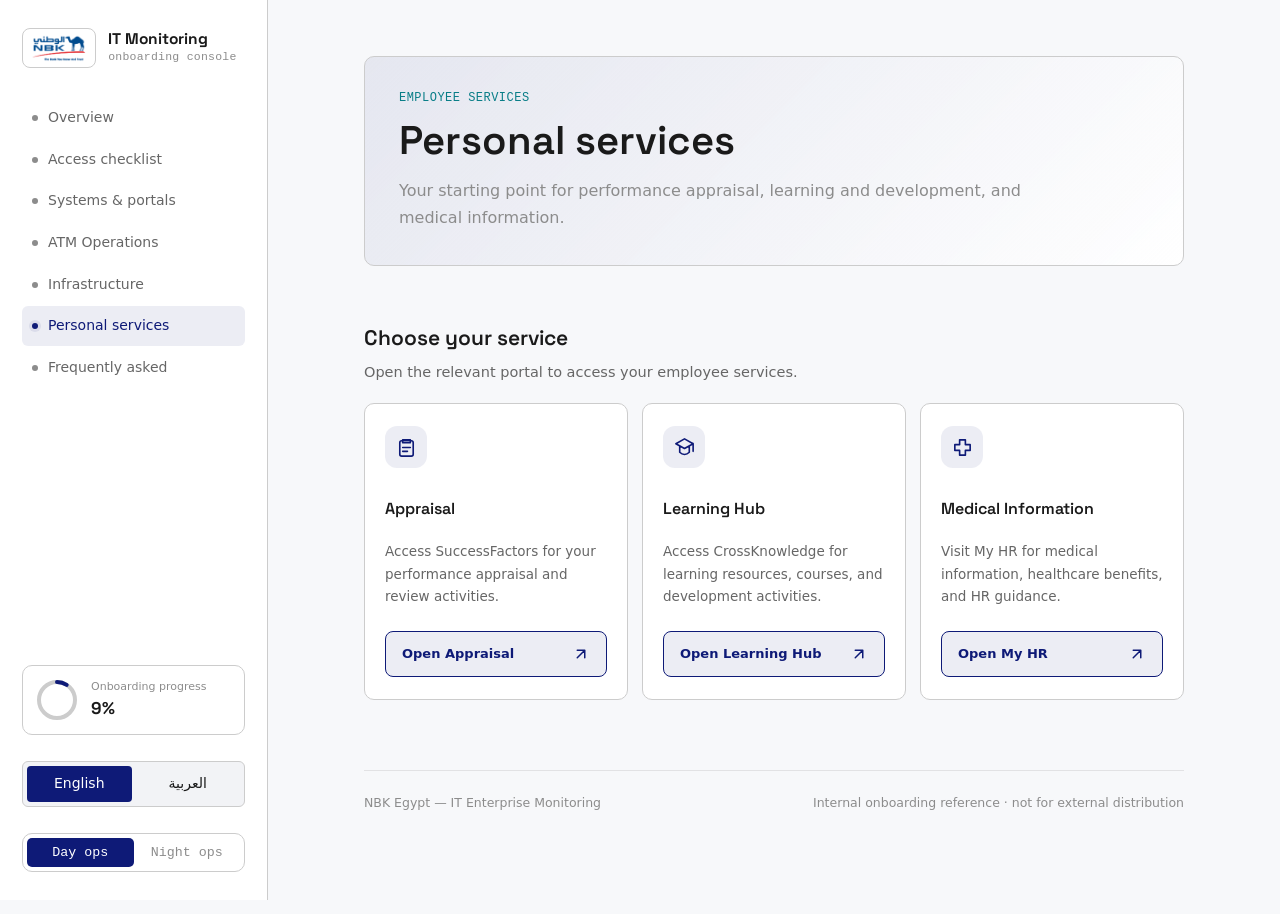
<file: medical-care.html>
<!DOCTYPE html>
<html lang="en">

<head>
  <meta charset="UTF-8">
  <meta name="viewport" content="width=device-width, initial-scale=1">
  <title data-content-text="personalServices.pageTitle">Personal Services · NBK-E Monitoring Onboarding</title>
  <link rel="stylesheet" href="css/style.css" data-content-attrs="{&quot;href&quot;:&quot;assets.stylesheet&quot;}">
</head>

<body data-page="medical-care.html">

  <div class="mobile-top">
    <a class="brand" href="index.html" data-content-attrs="{&quot;href&quot;:&quot;site.homeUrl&quot;}">
      <div class="brand-mark"><img src="images/nbk-logo.png" alt="NBK Egypt"
          data-content-attrs="{&quot;src&quot;:&quot;site.logo.src&quot;,&quot;alt&quot;:&quot;site.logo.alt&quot;}">
      </div>
    </a>
    <div class="language-toggle" role="group" aria-label="Language / اللغة"><button type="button" data-language="en"
        lang="en">English</button><button type="button" data-language="ar" lang="ar">العربية</button></div>
    <nav class="mobile-nav" data-navigation="mobile"><a href="medical-care.html" class="active"
        aria-current="page">Personal services</a></nav>
  </div>

  <div class="shell">
    <aside class="sidebar">
      <a class="brand" href="index.html" data-content-attrs="{&quot;href&quot;:&quot;site.homeUrl&quot;}">
        <div class="brand-mark"><img src="images/nbk-logo.png" alt="NBK Egypt"
            data-content-attrs="{&quot;src&quot;:&quot;site.logo.src&quot;,&quot;alt&quot;:&quot;site.logo.alt&quot;}">
        </div>
        <div>
          <div class="brand-name" data-content-text="site.brandName">IT Monitoring</div>
          <div class="brand-sub" data-content-text="site.brandSubtitle">onboarding console</div>
        </div>
      </a>

      <nav class="side-nav" data-navigation="sidebar"><a href="medical-care.html" class="active"
          aria-current="page"><span class="nav-dot"></span>Personal services</a></nav>

      <div class="side-foot">
        <div class="ring-widget">
          <svg viewBox="0 0 44 44">
            <circle class="ring-track" cx="22" cy="22" r="18"></circle>
            <circle class="ring-fill js-ring-fill" cx="22" cy="22" r="18"></circle>
          </svg>
          <div>
            <div class="rw-label" data-content-text="ui.progressLabel">Onboarding progress</div>
            <div class="rw-value js-ring-value" data-content-text="ui.initialProgress">0%</div>
          </div>
        </div>
        <div class="language-toggle" role="group" aria-label="Language / اللغة"><button type="button" data-language="en"
            lang="en">English</button><button type="button" data-language="ar" lang="ar">العربية</button></div>
        <div class="theme-toggle"><button data-theme-btn="light" data-content-text="ui.themes.light">Day
            ops</button><button data-theme-btn="dark" data-content-text="ui.themes.dark">Night ops</button></div>
      </div>
    </aside>

    <main class="main">
      <div class="page personal-services-page">
        <section class="personal-hero">
          <div class="medical-eyebrow" data-content-text="personalServices.eyebrow">Employee services</div>
          <h1 data-content-text="personalServices.heading">Personal services</h1>
          <p data-content-text="personalServices.description">Your starting point for performance appraisal, learning
            and development, and medical information.</p>
        </section>
        <section>
          <div class="section-head">
            <h2 data-content-text="personalServices.servicesHeading">Choose your service</h2>
            <p data-content-text="personalServices.servicesDescription">Open the relevant portal to access your employee
              services.</p>
          </div>
          <div class="medical-quick-grid personal-services-grid">
            <article class="medical-quick-card personal-service-card">
              <div class="medical-card-icon" aria-hidden="true"><svg viewBox="0 0 24 24" fill="none"
                  stroke="currentColor" stroke-width="1.7" stroke-linecap="round" stroke-linejoin="round">
                  <path d="M8 4h8v3H8zM8 12h8M8 16h5" />
                  <rect x="5" y="5" width="14" height="16" rx="2" />
                </svg></div>
              <h3 data-content-text="personalServices.services.0.label">Appraisal</h3>
              <p data-content-text="personalServices.services.0.body">Access SuccessFactors for your performance
                appraisal and review activities.</p>
              <a class="personal-service-link" href="https://performancemanager.successfactor.eu" target="_blank"
                rel="noopener noreferrer" data-content-text="personalServices.services.0.linkLabel"
                data-content-attrs="{&quot;href&quot;:&quot;personalServices.services.0.href&quot;}">Open Appraisal<svg
                  viewBox="0 0 24 24" fill="none" aria-hidden="true">
                  <path d="M7 17 17 7M7 7h10v10" stroke="currentColor" stroke-width="2" stroke-linecap="round"
                    stroke-linejoin="round" />
                </svg></a>
            </article>
            <article class="medical-quick-card personal-service-card">
              <div class="medical-card-icon" aria-hidden="true"><svg viewBox="0 0 24 24" fill="none"
                  stroke="currentColor" stroke-width="1.7" stroke-linecap="round" stroke-linejoin="round">
                  <path d="m3 8 9-5 9 5-9 5-9-5Zm4 3v6c3 3 7 3 10 0v-6M21 8v8" />
                </svg></div>
              <h3 data-content-text="personalServices.services.1.label">Learning Hub</h3>
              <p data-content-text="personalServices.services.1.body">Access CrossKnowledge for learning resources,
                courses, and development activities.</p>
              <a class="personal-service-link" href="https://nbk.eu.crossknowledge.com" target="_blank"
                rel="noopener noreferrer" data-content-text="personalServices.services.1.linkLabel"
                data-content-attrs="{&quot;href&quot;:&quot;personalServices.services.1.href&quot;}">Open Learning
                Hub<svg viewBox="0 0 24 24" fill="none" aria-hidden="true">
                  <path d="M7 17 17 7M7 7h10v10" stroke="currentColor" stroke-width="2" stroke-linecap="round"
                    stroke-linejoin="round" />
                </svg></a>
            </article>
            <article class="medical-quick-card personal-service-card">
              <div class="medical-card-icon" aria-hidden="true"><svg viewBox="0 0 24 24" fill="none"
                  stroke="currentColor" stroke-width="1.7" stroke-linecap="round" stroke-linejoin="round">
                  <path d="M9 4h6v5h5v6h-5v5H9v-5H4V9h5V4Z" />
                </svg></div>
              <h3 data-content-text="personalServices.services.2.label">Medical Information</h3>
              <p data-content-text="personalServices.services.2.body">Visit My HR for medical information, healthcare
                benefits, and HR guidance.</p>
              <a class="personal-service-link"
                href="https://headq-intran-p.awb.local/sites/NBK/My%20HR/SitePages/Home.aspx" target="_blank"
                rel="noopener noreferrer" data-content-text="personalServices.services.2.linkLabel"
                data-content-attrs="{&quot;href&quot;:&quot;personalServices.services.2.href&quot;}">Open My HR<svg
                  viewBox="0 0 24 24" fill="none" aria-hidden="true">
                  <path d="M7 17 17 7M7 7h10v10" stroke="currentColor" stroke-width="2" stroke-linecap="round"
                    stroke-linejoin="round" />
                </svg></a>
            </article>
          </div>
        </section>

        <div class="page-foot"><span data-content-text="site.footer.organization">NBK Egypt — IT Enterprise
            Monitoring</span><span data-content-text="site.footer.notice">Internal onboarding reference · not for
            external distribution</span></div>
      </div>
    </main>
  </div>

  <script src="js/content.js"></script>
  <script src="js/content.ar.js"></script>
  <script src="js/language.js"></script>
  <script src="js/script.js"></script>
</body>

</html>
</file>
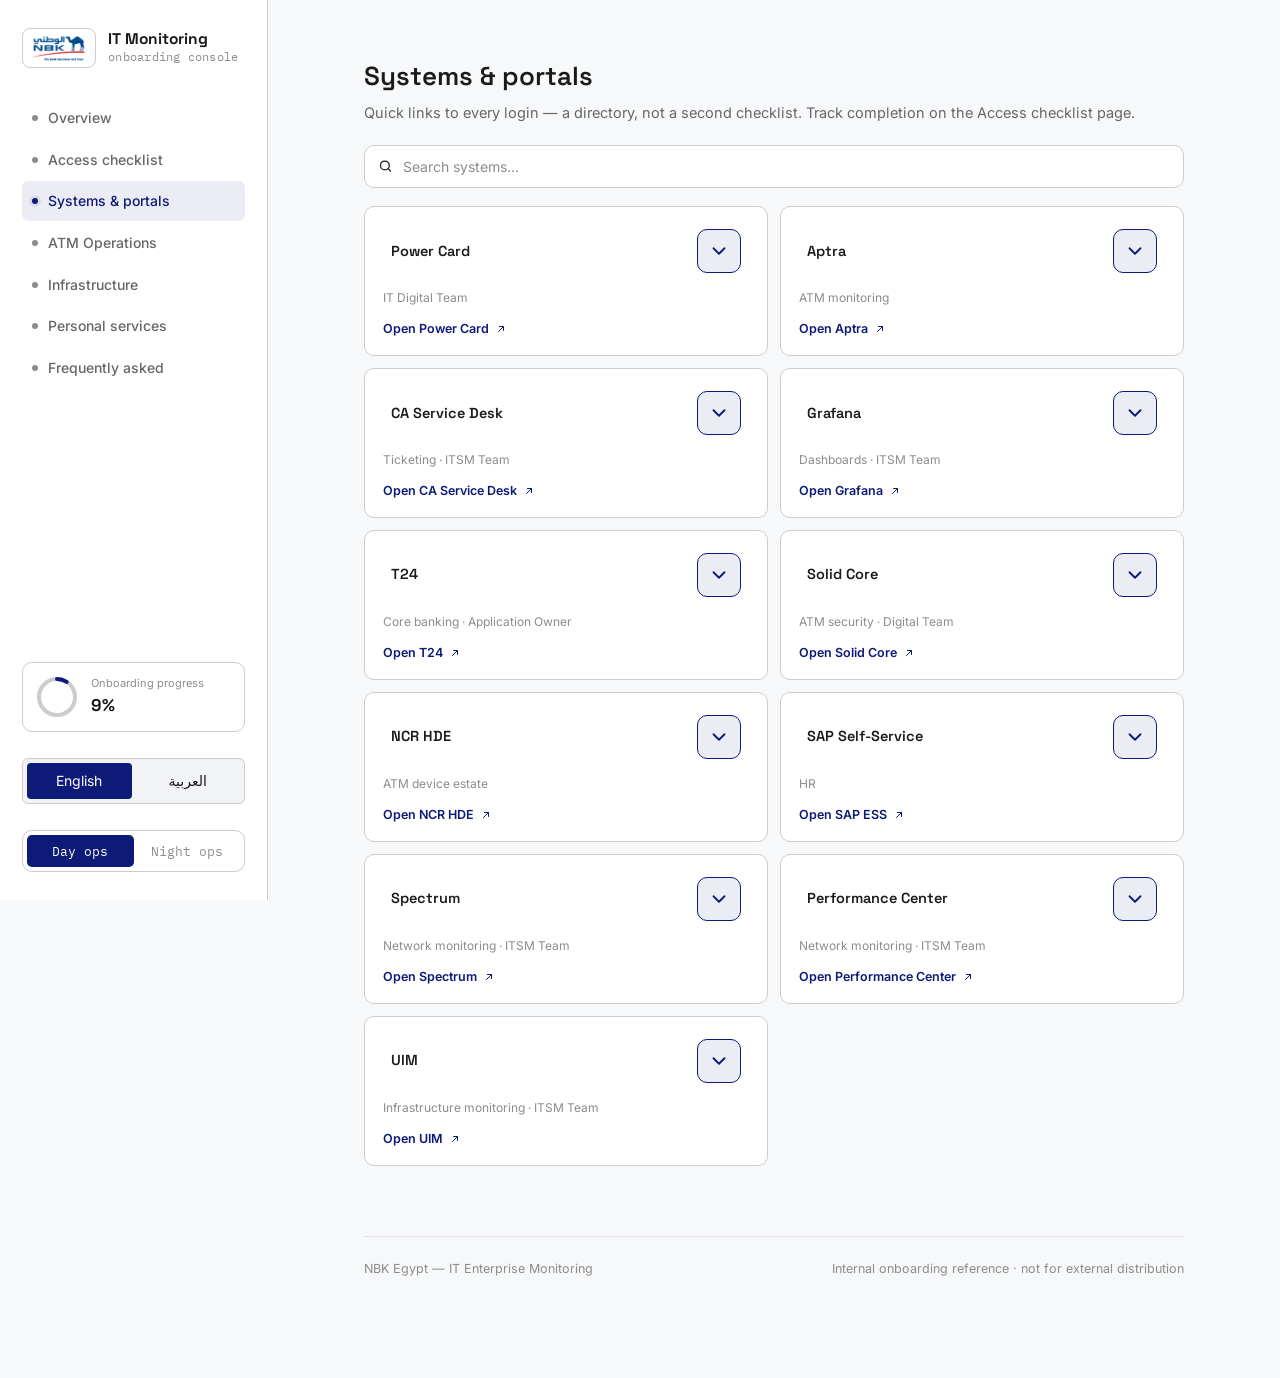
<file: systems.html>
<!DOCTYPE html>
<html lang="en">
<head>
<meta charset="UTF-8">
<meta name="viewport" content="width=device-width, initial-scale=1">
<title data-content-text="systemsPage.pageTitle">Systems &amp; Portals · NBK-E Monitoring Onboarding</title>
<link rel="stylesheet" href="css/style.css" data-content-attrs="{&quot;href&quot;:&quot;assets.stylesheet&quot;}">
</head>
<body data-page="systems.html">

<div class="mobile-top">
  <a class="brand" href="index.html" data-content-attrs="{&quot;href&quot;:&quot;site.homeUrl&quot;}">
    <div class="brand-mark"><img src="images/nbk-logo.png" alt="NBK Egypt" data-content-attrs="{&quot;src&quot;:&quot;site.logo.src&quot;,&quot;alt&quot;:&quot;site.logo.alt&quot;}"></div>
  </a>
  <div class="language-toggle" role="group" aria-label="Language / اللغة"><button type="button" data-language="en" lang="en">English</button><button type="button" data-language="ar" lang="ar">العربية</button></div>
<nav class="mobile-nav" data-navigation="mobile"><a href="index.html">Overview</a><a href="access.html">Access</a><a href="systems.html" class="active" aria-current="page">Systems</a><a href="atm.html">ATM</a><a href="infrastructure.html">Infrastructure</a></nav>
</div>

<div class="shell">
  <aside class="sidebar">
    <a class="brand" href="index.html" data-content-attrs="{&quot;href&quot;:&quot;site.homeUrl&quot;}">
      <div class="brand-mark"><img src="images/nbk-logo.png" alt="NBK Egypt" data-content-attrs="{&quot;src&quot;:&quot;site.logo.src&quot;,&quot;alt&quot;:&quot;site.logo.alt&quot;}"></div>
      <div>
        <div class="brand-name" data-content-text="site.brandName">IT Monitoring</div>
        <div class="brand-sub" data-content-text="site.brandSubtitle">onboarding console</div>
      </div>
    </a>

    <nav class="side-nav" data-navigation="sidebar"><a href="index.html"><span class="nav-dot"></span>Overview</a><a href="access.html"><span class="nav-dot"></span>Access checklist</a><a href="systems.html" class="active" aria-current="page"><span class="nav-dot"></span>Systems &amp; portals</a><a href="atm.html"><span class="nav-dot"></span>ATM Operations</a><a href="infrastructure.html"><span class="nav-dot"></span>Infrastructure</a></nav>

    <div class="side-foot">
      <div class="ring-widget">
        <svg viewBox="0 0 44 44">
          <circle class="ring-track" cx="22" cy="22" r="18"></circle>
          <circle class="ring-fill js-ring-fill" cx="22" cy="22" r="18"></circle>
        </svg>
        <div>
          <div class="rw-label" data-content-text="ui.progressLabel">Onboarding progress</div>
          <div class="rw-value js-ring-value" data-content-text="ui.initialProgress">0%</div>
        </div>
      </div>
      <div class="language-toggle" role="group" aria-label="Language / اللغة"><button type="button" data-language="en" lang="en">English</button><button type="button" data-language="ar" lang="ar">العربية</button></div>
<div class="theme-toggle">
        <button data-theme-btn="light" data-content-text="ui.themes.light">Day ops</button>
        <button data-theme-btn="dark" data-content-text="ui.themes.dark">Night ops</button>
      </div>
    </div>
  </aside>

  <main class="main">
    <div class="page">

      <section style="margin-top:0;">
        <div class="section-head">
          <h2 style="font-size:26px;" data-content-text="systemsPage.heading">Systems &amp; portals</h2>
          <p data-content-text="systemsPage.description">Quick links to every login — a directory, not a second checklist. Track completion on the Access checklist page.</p>
        </div>

        <div class="search-wrap">
          <svg viewBox="0 0 24 24" fill="none"><circle cx="11" cy="11" r="7" stroke="currentColor" stroke-width="2"/><path d="M20 20l-3.5-3.5" stroke="currentColor" stroke-width="2" stroke-linecap="round"/></svg>
          <input type="text" id="searchInput" placeholder="Search systems…" data-content-attrs="{&quot;placeholder&quot;:&quot;systemsPage.searchPlaceholder&quot;}">
        </div>

        <div class="sys-grid" id="sysGrid">

          <div class="sys-card" data-search-row="power card digital team" data-content-attrs="{&quot;data-search-row&quot;:&quot;systems.power_card.searchKeywords&quot;}">
            <details class="sys-details">
              <summary><h4 data-content-text="systems.power_card.name">Power Card</h4><svg class="sys-chevron" viewBox="0 0 24 24" fill="none" aria-hidden="true"><path d="m6 9 6 6 6-6" stroke="currentColor" stroke-width="2" stroke-linecap="round" stroke-linejoin="round"/></svg></summary>
              <p class="sys-description" data-content-text="systems.power_card.description">Including transaction follow-up, issue identification, and coordinating with the relevant teams to ensure smooth ATM operations.</p>
            </details>
            <div class="team" data-content-text="systems.power_card.team">IT Digital Team</div>
            <a class="sys-link" href="https://10.99.32.66:9444/PowerCardv35/#/login" target="_blank" rel="noopener noreferrer" data-content-text="systems.power_card.link.label" data-content-attrs="{&quot;href&quot;:&quot;systems.power_card.link.href&quot;}">Open Power Card <svg viewBox="0 0 24 24" fill="none"><path d="M7 17L17 7M9 7h8v8" stroke="currentColor" stroke-width="2" stroke-linecap="round" stroke-linejoin="round"/></svg></a>
          </div>

          <div class="sys-card" data-search-row="aptra atm monitoring" data-content-attrs="{&quot;data-search-row&quot;:&quot;systems.aptra.searchKeywords&quot;}">
            <details class="sys-details">
              <summary><h4 data-content-text="systems.aptra.name">Aptra</h4><svg class="sys-chevron" viewBox="0 0 24 24" fill="none" aria-hidden="true"><path d="m6 9 6 6 6-6" stroke="currentColor" stroke-width="2" stroke-linecap="round" stroke-linejoin="round"/></svg></summary>
              <p class="sys-description" data-content-text="systems.aptra.description">Used to monitor ATM issues, availability, and device status, helping identify faults and coordinate follow-up with the relevant teams to restore service.</p>
            </details>
            <div class="team" data-content-text="systems.aptra.team">ATM monitoring</div>
            <a class="sys-link" href="https://headq-aptraap-p.awb.local/cxp-core-webapp/login" target="_blank" rel="noopener noreferrer" data-content-text="systems.aptra.link.label" data-content-attrs="{&quot;href&quot;:&quot;systems.aptra.link.href&quot;}">Open Aptra <svg viewBox="0 0 24 24" fill="none"><path d="M7 17L17 7M9 7h8v8" stroke="currentColor" stroke-width="2" stroke-linecap="round" stroke-linejoin="round"/></svg></a>
          </div>

          <div class="sys-card" data-search-row="ca service desk ticketing itsm" data-content-attrs="{&quot;data-search-row&quot;:&quot;systems.ca_service_desk.searchKeywords&quot;}">
            <details class="sys-details">
              <summary><h4 data-content-text="systems.ca_service_desk.name">CA Service Desk</h4><svg class="sys-chevron" viewBox="0 0 24 24" fill="none" aria-hidden="true"><path d="m6 9 6 6 6-6" stroke="currentColor" stroke-width="2" stroke-linecap="round" stroke-linejoin="round"/></svg></summary>
              <p class="sys-description" data-content-text="systems.ca_service_desk.description">Records and tracks IT incidents and service requests, assigns them to the responsible teams, and follows progress through resolution.</p>
            </details>
            <div class="team" data-content-text="systems.ca_service_desk.team">Ticketing · ITSM Team</div>
            <a class="sys-link" href="https://mynbkservices:8443/CAisd/servicedesk" target="_blank" rel="noopener noreferrer" data-content-text="systems.ca_service_desk.link.label" data-content-attrs="{&quot;href&quot;:&quot;systems.ca_service_desk.link.href&quot;}">Open CA Service Desk <svg viewBox="0 0 24 24" fill="none"><path d="M7 17L17 7M9 7h8v8" stroke="currentColor" stroke-width="2" stroke-linecap="round" stroke-linejoin="round"/></svg></a>
          </div>

          <div class="sys-card" data-search-row="grafana dashboards itsm" data-content-attrs="{&quot;data-search-row&quot;:&quot;systems.grafana.searchKeywords&quot;}">
            <details class="sys-details">
              <summary><h4 data-content-text="systems.grafana.name">Grafana</h4><svg class="sys-chevron" viewBox="0 0 24 24" fill="none" aria-hidden="true"><path d="m6 9 6 6 6-6" stroke="currentColor" stroke-width="2" stroke-linecap="round" stroke-linejoin="round"/></svg></summary>
              <p class="sys-description" data-content-text="systems.grafana.description">Displays monitoring dashboards and metrics to help follow service health, spot unusual behavior, and investigate operational issues.</p>
            </details>
            <div class="team" data-content-text="systems.grafana.team">Dashboards · ITSM Team</div>
            <a class="sys-link" href="https://itdashboards/login" target="_blank" rel="noopener noreferrer" data-content-text="systems.grafana.link.label" data-content-attrs="{&quot;href&quot;:&quot;systems.grafana.link.href&quot;}">Open Grafana <svg viewBox="0 0 24 24" fill="none"><path d="M7 17L17 7M9 7h8v8" stroke="currentColor" stroke-width="2" stroke-linecap="round" stroke-linejoin="round"/></svg></a>
          </div>

          <div class="sys-card" data-search-row="t24 application owner" data-content-attrs="{&quot;data-search-row&quot;:&quot;systems.t24.searchKeywords&quot;}">
            <details class="sys-details">
              <summary><h4 data-content-text="systems.t24.name">T24</h4><svg class="sys-chevron" viewBox="0 0 24 24" fill="none" aria-hidden="true"><path d="m6 9 6 6 6-6" stroke="currentColor" stroke-width="2" stroke-linecap="round" stroke-linejoin="round"/></svg></summary>
              <p class="sys-description" data-content-text="systems.t24.description">Supports core banking operations, including customer accounts and banking transactions, and helps investigate related application issues.</p>
            </details>
            <div class="team" data-content-text="systems.t24.team">Core banking · Application Owner</div>
            <a class="sys-link" href="https://t24production/Browser/Logoff" target="_blank" rel="noopener noreferrer" data-content-text="systems.t24.link.label" data-content-attrs="{&quot;href&quot;:&quot;systems.t24.link.href&quot;}">Open T24 <svg viewBox="0 0 24 24" fill="none"><path d="M7 17L17 7M9 7h8v8" stroke="currentColor" stroke-width="2" stroke-linecap="round" stroke-linejoin="round"/></svg></a>
          </div>

          <div class="sys-card" data-search-row="solid core digital team" data-content-attrs="{&quot;data-search-row&quot;:&quot;systems.solid_core.searchKeywords&quot;}">
            <details class="sys-details">
              <summary><h4 data-content-text="systems.solid_core.name">Solid Core</h4><svg class="sys-chevron" viewBox="0 0 24 24" fill="none" aria-hidden="true"><path d="m6 9 6 6 6-6" stroke="currentColor" stroke-width="2" stroke-linecap="round" stroke-linejoin="round"/></svg></summary>
              <p class="sys-description" data-content-text="systems.solid_core.description">Supports ATM security by controlling authorized software and monitoring changes to help protect devices from unauthorized activity.</p>
            </details>
            <div class="team" data-content-text="systems.solid_core.team">ATM security · Digital Team</div>
            <a class="sys-link" href="https://headq-solidap-p:8443/core/orionNavigationLogin.do" target="_blank" rel="noopener noreferrer" data-content-text="systems.solid_core.link.label" data-content-attrs="{&quot;href&quot;:&quot;systems.solid_core.link.href&quot;}">Open Solid Core <svg viewBox="0 0 24 24" fill="none"><path d="M7 17L17 7M9 7h8v8" stroke="currentColor" stroke-width="2" stroke-linecap="round" stroke-linejoin="round"/></svg></a>
          </div>

          <div class="sys-card" data-search-row="ncr hde device estate" data-content-attrs="{&quot;data-search-row&quot;:&quot;systems.ncr_hde.searchKeywords&quot;}">
            <details class="sys-details">
              <summary><h4 data-content-text="systems.ncr_hde.name">NCR HDE</h4><svg class="sys-chevron" viewBox="0 0 24 24" fill="none" aria-hidden="true"><path d="m6 9 6 6 6-6" stroke="currentColor" stroke-width="2" stroke-linecap="round" stroke-linejoin="round"/></svg></summary>
              <p class="sys-description" data-content-text="systems.ncr_hde.description">Provides visibility into the NCR ATM device estate to support device status follow-up and coordination of maintenance issues.</p>
            </details>
            <div class="team" data-content-text="systems.ncr_hde.team">ATM device estate</div>
            <a class="sys-link" href="https://headq-hdesdw-p/Account/LogOn" target="_blank" rel="noopener noreferrer" data-content-text="systems.ncr_hde.link.label" data-content-attrs="{&quot;href&quot;:&quot;systems.ncr_hde.link.href&quot;}">Open NCR HDE <svg viewBox="0 0 24 24" fill="none"><path d="M7 17L17 7M9 7h8v8" stroke="currentColor" stroke-width="2" stroke-linecap="round" stroke-linejoin="round"/></svg></a>
          </div>

          <div class="sys-card" data-search-row="sap employee self service hr" data-content-attrs="{&quot;data-search-row&quot;:&quot;systems.sap_self_service.searchKeywords&quot;}">
            <details class="sys-details">
              <summary><h4 data-content-text="systems.sap_self_service.name">SAP Self‑Service</h4><svg class="sys-chevron" viewBox="0 0 24 24" fill="none" aria-hidden="true"><path d="m6 9 6 6 6-6" stroke="currentColor" stroke-width="2" stroke-linecap="round" stroke-linejoin="round"/></svg></summary>
              <p class="sys-description" data-content-text="systems.sap_self_service.description">Provides employee self-service access to HR information and requests, such as personal details and leave requests, according to assigned permissions.</p>
            </details>
            <div class="team" data-content-text="systems.sap_self_service.team">HR</div>
            <a class="sys-link" href="https://headq-hrap-p.awb.local:44330/sap/bc/ui5_ui5/sap/ARSRVC_SUITE_PB/main.html" target="_blank" rel="noopener noreferrer" data-content-text="systems.sap_self_service.link.label" data-content-attrs="{&quot;href&quot;:&quot;systems.sap_self_service.link.href&quot;}">Open SAP ESS <svg viewBox="0 0 24 24" fill="none"><path d="M7 17L17 7M9 7h8v8" stroke="currentColor" stroke-width="2" stroke-linecap="round" stroke-linejoin="round"/></svg></a>
          </div>

          <div class="sys-card" data-search-row="spectrum netops itsm" data-content-attrs="{&quot;data-search-row&quot;:&quot;systems.spectrum.searchKeywords&quot;}">
            <details class="sys-details">
              <summary><h4 data-content-text="systems.spectrum.name">Spectrum</h4><svg class="sys-chevron" viewBox="0 0 24 24" fill="none" aria-hidden="true"><path d="m6 9 6 6 6-6" stroke="currentColor" stroke-width="2" stroke-linecap="round" stroke-linejoin="round"/></svg></summary>
              <p class="sys-description" data-content-text="systems.spectrum.description">Monitors network devices and connectivity, raises fault alarms, and helps identify affected infrastructure for escalation and recovery.</p>
            </details>
            <div class="team" data-content-text="systems.spectrum.team">Network monitoring · ITSM Team</div>
            <a class="sys-link" href="https://caspectrum/spectrum/" target="_blank" rel="noopener noreferrer" data-content-text="systems.spectrum.link.label" data-content-attrs="{&quot;href&quot;:&quot;systems.spectrum.link.href&quot;}">Open Spectrum <svg viewBox="0 0 24 24" fill="none"><path d="M7 17L17 7M9 7h8v8" stroke="currentColor" stroke-width="2" stroke-linecap="round" stroke-linejoin="round"/></svg></a>
          </div>

          <div class="sys-card" data-search-row="performance center netops itsm" data-content-attrs="{&quot;data-search-row&quot;:&quot;systems.performance_center.searchKeywords&quot;}">
            <details class="sys-details">
              <summary><h4 data-content-text="systems.performance_center.name">Performance Center</h4><svg class="sys-chevron" viewBox="0 0 24 24" fill="none" aria-hidden="true"><path d="m6 9 6 6 6-6" stroke="currentColor" stroke-width="2" stroke-linecap="round" stroke-linejoin="round"/></svg></summary>
              <p class="sys-description" data-content-text="systems.performance_center.description">Tracks network performance metrics, such as utilization and response times, to identify bottlenecks and investigate service degradation.</p>
            </details>
            <div class="team" data-content-text="systems.performance_center.team">Network monitoring · ITSM Team</div>
            <a class="sys-link" href="https://capc:8382/sso/sign-in.jsp" target="_blank" rel="noopener noreferrer" data-content-text="systems.performance_center.link.label" data-content-attrs="{&quot;href&quot;:&quot;systems.performance_center.link.href&quot;}">Open Performance Center <svg viewBox="0 0 24 24" fill="none"><path d="M7 17L17 7M9 7h8v8" stroke="currentColor" stroke-width="2" stroke-linecap="round" stroke-linejoin="round"/></svg></a>
          </div>

          <div class="sys-card" data-search-row="uim infrastructure monitoring itsm" data-content-attrs="{&quot;data-search-row&quot;:&quot;systems.uim.searchKeywords&quot;}">
            <details class="sys-details">
              <summary><h4 data-content-text="systems.uim.name">UIM</h4><svg class="sys-chevron" viewBox="0 0 24 24" fill="none" aria-hidden="true"><path d="m6 9 6 6 6-6" stroke="currentColor" stroke-width="2" stroke-linecap="round" stroke-linejoin="round"/></svg></summary>
              <p class="sys-description" data-content-text="systems.uim.description">Monitors infrastructure health and availability, including servers and resource usage, and provides alerts for operational follow-up.</p>
            </details>
            <div class="team" data-content-text="systems.uim.team">Infrastructure monitoring · ITSM Team</div>
            <a class="sys-link" href="https://uimportal/operatorconsole_portlet/standalone_login.jsp" target="_blank" rel="noopener noreferrer" data-content-text="systems.uim.link.label" data-content-attrs="{&quot;href&quot;:&quot;systems.uim.link.href&quot;}">Open UIM <svg viewBox="0 0 24 24" fill="none"><path d="M7 17L17 7M9 7h8v8" stroke="currentColor" stroke-width="2" stroke-linecap="round" stroke-linejoin="round"/></svg></a>
          </div>

        </div>
      </section>

      <div class="page-foot">
        <span data-content-text="site.footer.organization">NBK Egypt — IT Enterprise Monitoring</span>
        <span data-content-text="site.footer.notice">Internal onboarding reference · not for external distribution</span>
      </div>

    </div>
  </main>
</div>

<script src="js/content.js"></script>
<script src="js/content.ar.js"></script>
<script src="js/language.js"></script>
<script src="js/script.js"></script>
</body>
</html>
</file>
<file: css/style.css>
/* ==========================================================================
   NBK-E · IT Enterprise Monitoring — Onboarding Console
   ========================================================================== */

@import url('https://fonts.googleapis.com/css2?family=Space+Grotesk:wght@500;600;700&family=Inter:wght@400;500;600&family=IBM+Plex+Mono:wght@400;500&display=swap');

:root {
  /* -- Day ops (default / light) — NBK-E brand palette -- */
  --bg: #F7F8FA;
  --bg-2: #FFFFFF;
  --panel: #FFFFFF;
  --panel-2: #F2F3F6;
  --line: #CCCCCC;
  --line-soft: #E2E2E4;
  --text: #1A1A1A;
  --muted: #666666;
  --muted-2: #8C8C8C;

  --brand: #0E1A77;
  --brand-dim: rgba(14, 26, 119, .08);
  --live: #0E1A77;
  --live-dim: rgba(14, 26, 119, .08);
  --pending: #F30C30;
  --pending-dim: rgba(243, 12, 48, .08);
  --auth: #666666;
  --auth-dim: rgba(102, 102, 102, .1);
  --link: #0E1A77;
  --link-dim: rgba(14, 26, 119, .08);

  --font-display: 'Space Grotesk', 'Inter', system-ui, sans-serif;
  --font-body: 'Inter', system-ui, -apple-system, sans-serif;
  --font-mono: 'IBM Plex Mono', ui-monospace, 'SFMono-Regular', monospace;

  --radius: 10px;
  --radius-sm: 6px;

  color-scheme: light;
}

html[data-theme="dark"] {
  /* -- Night ops -- */
  --bg: #070B22;
  --bg-2: #050817;
  --panel: #0E1440;
  --panel-2: #141B52;
  --line: #26305F;
  --line-soft: #1B2350;
  --text: #EEF0F8;
  --muted: #A7AFD1;
  --muted-2: #7981A8;

  --brand: #6C86FF;
  --brand-dim: rgba(108, 134, 255, .16);
  --live: #6C86FF;
  --live-dim: rgba(108, 134, 255, .16);
  --pending: #FF5470;
  --pending-dim: rgba(255, 84, 112, .16);
  --auth: #9AA2C9;
  --auth-dim: rgba(154, 162, 201, .14);
  --link: #8AA0FF;
  --link-dim: rgba(138, 160, 255, .14);

  color-scheme: dark;
}

*,
*::before,
*::after {
  box-sizing: border-box;
}

html {
  scroll-behavior: smooth;
}

body {
  margin: 0;
  background: var(--bg);
  color: var(--text);
  font-family: var(--font-body);
  font-size: 16px;
  line-height: 1.55;
  -webkit-font-smoothing: antialiased;
  transition: background .25s ease, color .25s ease;
}

@media (prefers-reduced-motion: reduce) {
  html {
    scroll-behavior: auto;
  }

  * {
    animation-duration: 0.001ms !important;
    transition-duration: 0.001ms !important;
  }
}

h1,
h2,
h3,
h4 {
  font-family: var(--font-display);
  font-weight: 600;
  margin: 0;
  color: var(--text);
}

p {
  margin: 0;
  color: var(--muted);
}

a {
  color: inherit;
}

button {
  font-family: inherit;
}

code,
.mono {
  font-family: var(--font-mono);
}

::selection {
  background: var(--live-dim);
  color: var(--text);
}

:focus-visible {
  outline: 2px solid var(--brand);
  outline-offset: 2px;
  border-radius: 4px;
}

/* -- background texture: faint monitoring grid, hero only -- */
.grid-veil {
  position: absolute;
  inset: 0;
  background-image:
    linear-gradient(var(--line-soft) 1px, transparent 1px),
    linear-gradient(90deg, var(--line-soft) 1px, transparent 1px);
  background-size: 42px 42px;
  mask-image: linear-gradient(to bottom, black, transparent 85%);
  opacity: .6;
  pointer-events: none;
}

/* ==========================================================================
   Shell layout — sidebar + main
   ========================================================================== */

.shell {
  display: grid;
  grid-template-columns: 268px 1fr;
  min-height: 100vh;
}

.sidebar {
  border-right: 1px solid var(--line);
  background: var(--bg-2);
  padding: 28px 22px;
  display: flex;
  flex-direction: column;
  gap: 30px;
  position: sticky;
  top: 0;
  height: 100vh;
}

.brand {
  display: flex;
  align-items: center;
  gap: 12px;
  text-decoration: none;
}

.brand-mark {
  flex: none;
  padding: 5px 9px;
  border-radius: 8px;
  background: #FFFFFF;
  border: 1px solid var(--line);
  display: flex;
  align-items: center;
  justify-content: center;
}

.brand-mark img {
  display: block;
  height: 28px;
  width: auto;
}

.mobile-top .brand-mark img {
  height: 22px;
}

.brand-name {
  font-family: var(--font-display);
  font-weight: 700;
  font-size: 15.5px;
  color: var(--text);
  line-height: 1.2;
}

.brand-sub {
  font-size: 11.5px;
  color: var(--muted-2);
  font-family: var(--font-mono);
  letter-spacing: .02em;
}

.side-nav {
  display: flex;
  flex-direction: column;
  gap: 2px;
}

.side-nav a {
  display: flex;
  align-items: center;
  gap: 10px;
  padding: 9px 10px;
  border-radius: var(--radius-sm);
  text-decoration: none;
  color: var(--muted);
  font-size: 14px;
  font-weight: 500;
  transition: background .15s ease, color .15s ease;
}

.side-nav a:hover {
  background: var(--panel-2);
  color: var(--text);
}

.side-nav a.active {
  background: var(--brand-dim);
  color: var(--brand);
}

.side-nav a.active .nav-dot {
  background: var(--brand);
  box-shadow: 0 0 0 3px var(--live-dim);
}

.nav-dot {
  width: 6px;
  height: 6px;
  border-radius: 50%;
  background: var(--muted-2);
  flex: none;
  transition: all .2s ease;
}

.side-foot {
  margin-top: auto;
  display: flex;
  flex-direction: column;
  gap: 16px;
}

.ring-widget {
  display: flex;
  align-items: center;
  gap: 12px;
  padding: 12px;
  border: 1px solid var(--line);
  border-radius: var(--radius);
  background: var(--panel);
}

.ring-widget svg {
  width: 44px;
  height: 44px;
  flex: none;
}

.ring-widget .rw-label {
  font-size: 11px;
  color: var(--muted-2);
}

.ring-widget .rw-value {
  font-family: var(--font-display);
  font-size: 17px;
  font-weight: 700;
}

.ring-track {
  fill: none;
  stroke: var(--line);
  stroke-width: 4;
}

.ring-fill {
  fill: none;
  stroke: var(--live);
  stroke-width: 4;
  stroke-linecap: round;
  transform: rotate(-90deg);
  transform-origin: center;
  transition: stroke-dashoffset 1.1s cubic-bezier(.4, 0, .2, 1), stroke .25s ease;
}

.theme-toggle {
  display: flex;
  align-items: center;
  justify-content: space-between;
  border: 1px solid var(--line);
  border-radius: var(--radius);
  background: var(--panel);
  padding: 4px;
  font-size: 12.5px;
  font-family: var(--font-mono);
}

.theme-toggle button {
  flex: 1;
  border: none;
  background: transparent;
  color: var(--muted-2);
  padding: 7px 8px;
  border-radius: 5px;
  cursor: pointer;
  transition: all .15s ease;
}

.theme-toggle button.active {
  background: var(--brand);
  color: #fff;
}

.main {
  min-width: 0;
}

.page {
  max-width: 900px;
  margin: 0 auto;
  padding: 56px 40px 100px;
}

/* ==========================================================================
   Hero
   ========================================================================== */

.hero {
  position: relative;
  padding-bottom: 40px;
  margin-bottom: 8px;
  overflow: hidden;
}

.hero-inner {
  position: relative;
  z-index: 1;
}

.hero-kicker {
  font-family: var(--font-mono);
  font-size: 13px;
  color: var(--brand);
  display: flex;
  align-items: center;
  gap: 8px;
  margin-bottom: 18px;
}

.pulse-dot {
  width: 7px;
  height: 7px;
  border-radius: 50%;
  background: var(--brand);
  position: relative;
}

.pulse-dot::after {
  content: '';
  position: absolute;
  inset: -5px;
  border-radius: 50%;
  border: 1px solid var(--brand);
  animation: pulse 2.2s ease-out infinite;
}

@keyframes pulse {
  0% {
    transform: scale(.6);
    opacity: .8;
  }

  100% {
    transform: scale(1.8);
    opacity: 0;
  }
}

.hero h1 {
  font-size: clamp(32px, 4vw, 44px);
  line-height: 1.12;
  letter-spacing: -.01em;
  max-width: 13ch;
}

.hero-lede {
  margin-top: 16px;
  font-size: 16.5px;
  max-width: 54ch;
  color: var(--muted);
}

.hero-stat-row {
  display: flex;
  gap: 14px;
  margin-top: 34px;
  flex-wrap: wrap;
}

.stat-card {
  flex: 1;
  min-width: 200px;
  border: 1px solid var(--line);
  border-radius: var(--radius);
  background: var(--panel);
  padding: 18px 20px;
  display: flex;
  align-items: center;
  gap: 16px;
}

.stat-card svg {
  width: 56px;
  height: 56px;
  flex: none;
}

.stat-figure {
  font-family: var(--font-display);
  font-size: 26px;
  font-weight: 700;
}

.stat-caption {
  font-size: 12.5px;
  color: var(--muted-2);
  margin-top: 2px;
}

/* entrance sequence — the one orchestrated moment */
.reveal {
  opacity: 0;
  transform: translateY(10px);
  animation: rise .6s cubic-bezier(.2, .7, .3, 1) forwards;
}

.d1 {
  animation-delay: .05s;
}

.d2 {
  animation-delay: .15s;
}

.d3 {
  animation-delay: .25s;
}

.d4 {
  animation-delay: .35s;
}

@keyframes rise {
  to {
    opacity: 1;
    transform: translateY(0);
  }
}

/* ==========================================================================
   Sections & cards
   ========================================================================== */

section {
  margin-top: 56px;
}

.section-head {
  margin-bottom: 20px;
}

.section-head h2 {
  font-size: 21px;
}

.section-head p {
  margin-top: 6px;
  font-size: 14.5px;
}

.panel {
  border: 1px solid var(--line);
  border-radius: var(--radius);
  background: var(--panel);
  padding: 22px 24px;
}

/* -- timeline -- */
.timeline {
  display: grid;
  grid-template-columns: repeat(4, 1fr);
  gap: 0;
  position: relative;
}

.timeline::before {
  content: '';
  position: absolute;
  top: 15px;
  left: 6%;
  right: 6%;
  height: 1px;
  background: var(--line);
}

.t-step {
  position: relative;
  padding: 0 14px 0 0;
}

.t-step:first-child {
  padding-left: 0;
}

.t-dot {
  width: 11px;
  height: 11px;
  border-radius: 50%;
  background: var(--bg-2);
  border: 2px solid var(--brand);
  position: relative;
  z-index: 1;
  margin-bottom: 16px;
}

.t-step:nth-child(n+3) .t-dot {
  border-color: var(--muted-2);
}

.t-week {
  font-family: var(--font-mono);
  font-size: 11.5px;
  color: var(--muted-2);
}

.t-title {
  font-family: var(--font-display);
  font-weight: 600;
  font-size: 15px;
  margin-top: 4px;
}

.t-desc {
  font-size: 13px;
  margin-top: 6px;
}

/* -- hub diagram: who we work with -- */
.hub {
  display: flex;
  flex-direction: column;
  align-items: center;
  gap: 18px;
}

.hub-center {
  border: 1px solid var(--brand);
  background: var(--brand-dim);
  border-radius: var(--radius);
  padding: 14px 26px;
  text-align: center;
}

.hub-center .hc-title {
  font-family: var(--font-display);
  font-weight: 700;
  font-size: 15px;
  color: var(--brand);
}

.hub-center .hc-sub {
  font-size: 11.5px;
  color: var(--muted);
  font-family: var(--font-mono);
  margin-top: 2px;
}

.hub-line {
  width: 1px;
  height: 18px;
  background: var(--line);
}

.hub-row {
  display: grid;
  grid-template-columns: repeat(auto-fit, minmax(180px, 1fr));
  gap: 12px;
  width: 100%;
}

.hub-card {
  border: 1px solid var(--line);
  border-radius: var(--radius-sm);
  background: var(--panel-2);
  padding: 14px 16px;
}

.hub-card h4 {
  font-size: 13.5px;
  font-family: var(--font-body);
  font-weight: 600;
}

.hub-card p {
  font-size: 12.5px;
  margin-top: 5px;
  line-height: 1.5;
}

.hub-group-label {
  font-size: 12px;
  color: var(--muted-2);
  font-family: var(--font-mono);
  align-self: flex-start;
  margin-top: 6px;
}

/* -- responsibilities list -- */
.resp-list {
  list-style: none;
  margin: 0;
  padding: 0;
  display: grid;
  grid-template-columns: 1fr 1fr;
  gap: 10px 24px;
}

.resp-list li {
  display: flex;
  gap: 10px;
  font-size: 14.5px;
  color: var(--text);
  align-items: flex-start;
}

.resp-list li::before {
  content: '';
  width: 6px;
  height: 6px;
  margin-top: 8px;
  background: var(--brand);
  border-radius: 1px;
  flex: none;
}

/* ==========================================================================
   Dashboard stats
   ========================================================================== */

.dash-row {
  display: grid;
  grid-template-columns: repeat(3, 1fr);
  gap: 14px;
}

.dash-card {
  border: 1px solid var(--line);
  border-radius: var(--radius);
  padding: 18px 20px;
  display: flex;
  flex-direction: column;
  gap: 8px;
}

.dash-card.done {
  background: var(--live-dim);
  border-color: var(--brand);
}

.dash-card.pending {
  background: var(--pending-dim);
  border-color: var(--pending);
}

.dash-card.total {
  background: var(--panel);
}

.dash-label {
  font-size: 12.5px;
  color: var(--muted-2);
  font-family: var(--font-mono);
}

.dash-figure {
  font-family: var(--font-display);
  font-size: 32px;
  font-weight: 700;
}

/* ==========================================================================
   Checklist (single, centralized)
   ========================================================================== */

.checklist {
  display: flex;
  flex-direction: column;
}

.check-row {
  display: flex;
  align-items: flex-start;
  gap: 14px;
  padding: 14px 4px;
  border-bottom: 1px solid var(--line-soft);
}

.check-row:last-child {
  border-bottom: none;
}

.check-row input[type="checkbox"] {
  display: none;
}

.chk-box {
  width: 20px;
  height: 20px;
  flex: none;
  margin-top: 1px;
  border: 1.5px solid var(--line);
  border-radius: 5px;
  cursor: pointer;
  display: grid;
  place-items: center;
  transition: all .15s ease;
  background: var(--panel-2);
}

.chk-box svg {
  width: 12px;
  height: 12px;
  opacity: 0;
  transform: scale(.5);
  transition: all .15s ease;
  stroke: #fff;
}

.check-row input:checked+label .chk-box {
  background: var(--brand);
  border-color: var(--brand);
}

.check-row input:checked+label .chk-box svg {
  opacity: 1;
  transform: scale(1);
}

.check-row label {
  cursor: pointer;
}

.chk-main {
  flex: 1;
  display: flex;
  align-items: center;
  justify-content: space-between;
  gap: 14px;
}

.chk-text {
  display: flex;
  flex-direction: column;
  gap: 2px;
}

.chk-title {
  font-size: 14.5px;
  color: var(--text);
  font-weight: 500;
}

.chk-note {
  font-size: 12.5px;
  color: var(--muted-2);
}

.check-row input:checked~label .chk-title {
  color: var(--muted);
}

.chk-link {
  flex: none;
  display: inline-flex;
  align-items: center;
  gap: 5px;
  font-size: 12px;
  font-weight: 600;
  color: var(--link);
  text-decoration: none;
  padding: 5px 9px;
  border: 1px solid var(--line);
  border-radius: 999px;
  transition: border-color .15s ease, background .15s ease;
}

.chk-link:hover {
  border-color: var(--link);
  background: var(--link-dim);
}

.chk-link svg {
  width: 11px;
  height: 11px;
}

.checklist-group-label {
  font-family: var(--font-mono);
  font-size: 18px;
  color: var(--live);
  /* font-weight: 500; */
  font-weight: bold;
  padding: 12px 4px 8px;
  margin-top: 6px;
}

.checklist-group-label:first-child {
  margin-top: 0;
}

/* ==========================================================================
   Status pills
   ========================================================================== */

.pill {
  display: inline-flex;
  align-items: center;
  gap: 6px;
  font-size: 12px;
  font-family: var(--font-mono);
  padding: 4px 9px;
  border-radius: 999px;
  white-space: nowrap;
  flex: none;
}

.pill::before {
  content: '';
  width: 6px;
  height: 6px;
  border-radius: 50%;
}

.pill.live {
  background: var(--live-dim);
  color: var(--brand);
}

.pill.live::before {
  background: var(--brand);
}

.pill.pending {
  background: var(--pending-dim);
  color: var(--pending);
}

.pill.pending::before {
  background: var(--pending);
}

.pill.auth {
  background: var(--auth-dim);
  color: var(--auth);
}

.pill.auth::before {
  background: var(--auth);
}

/* ==========================================================================
   Search
   ========================================================================== */

.search-wrap {
  position: relative;
  margin-bottom: 18px;
}

.search-wrap svg {
  position: absolute;
  left: 14px;
  top: 50%;
  transform: translateY(-50%);
  width: 15px;
  height: 15px;
  stroke: var(--muted-2);
}

.search-wrap input {
  width: 100%;
  padding: 12px 14px 12px 38px;
  background: var(--panel);
  border: 1px solid var(--line);
  border-radius: var(--radius);
  color: var(--text);
  font-size: 14px;
  font-family: var(--font-body);
}

.search-wrap input::placeholder {
  color: var(--muted-2);
}

.search-wrap input:focus {
  outline: none;
  border-color: var(--brand);
}

.check-row.hidden,
.sys-card.hidden {
  display: none;
}

/* ==========================================================================
   Systems / portal directory cards
   ========================================================================== */

.sys-grid {
  display: grid;
  grid-template-columns: repeat(2, 1fr);
  gap: 12px;
}

.sys-card {
  border: 1px solid var(--line);
  border-radius: var(--radius);
  background: var(--panel);
  padding: 16px 18px;
  display: flex;
  flex-direction: column;
  gap: 10px;
  transition: border-color .15s ease;
}

.sys-card:hover {
  border-color: var(--brand);
}

.sys-card h4 {
  font-size: 14.5px;
}

.sys-card .team {
  font-size: 12px;
  color: var(--muted-2);
}

.sys-link {
  display: inline-flex;
  align-items: center;
  gap: 6px;
  font-size: 12.5px;
  font-weight: 600;
  color: var(--link);
  text-decoration: none;
  margin-top: 2px;
}

.sys-link svg {
  width: 12px;
  height: 12px;
  transition: transform .15s ease;
}

.sys-link:hover svg {
  transform: translate(2px, -2px);
}

/* ==========================================================================
   FAQ accordion
   ========================================================================== */

.faq-item {
  border-bottom: 1px solid var(--line-soft);
}

.faq-item:first-child {
  border-top: 1px solid var(--line-soft);
}

.faq-q {
  width: 100%;
  text-align: left;
  background: none;
  border: none;
  cursor: pointer;
  padding: 17px 4px;
  display: flex;
  justify-content: space-between;
  align-items: center;
  font-size: 14.5px;
  font-weight: 500;
  color: var(--text);
}

.faq-q .plus {
  width: 16px;
  height: 16px;
  flex: none;
  position: relative;
}

.faq-q .plus::before,
.faq-q .plus::after {
  content: '';
  position: absolute;
  background: var(--muted);
  border-radius: 1px;
}

.faq-q .plus::before {
  width: 12px;
  height: 1.5px;
  top: 50%;
  left: 2px;
  transform: translateY(-50%);
}

.faq-q .plus::after {
  width: 1.5px;
  height: 12px;
  left: 50%;
  top: 2px;
  transform: translateX(-50%);
  transition: transform .2s ease;
}

.faq-item.open .faq-q .plus::after {
  transform: translateX(-50%) rotate(90deg);
}

.faq-a {
  max-height: 0;
  overflow: hidden;
  transition: max-height .25s ease;
}

.faq-item.open .faq-a {
  max-height: 200px;
}

.faq-a p {
  padding: 0 4px 18px;
  font-size: 13.5px;
}

/* ==========================================================================
   Footer
   ========================================================================== */

.page-foot {
  margin-top: 70px;
  padding-top: 22px;
  border-top: 1px solid var(--line-soft);
  font-size: 12.5px;
  color: var(--muted-2);
  display: flex;
  justify-content: space-between;
  flex-wrap: wrap;
  gap: 8px;
}

/* ==========================================================================
   Mobile top nav (shown < 880px)
   ========================================================================== */

.mobile-top {
  display: none;
}

/* ==========================================================================
   Responsive
   ========================================================================== */

@media (max-width: 880px) {
  .shell {
    grid-template-columns: 1fr;
  }

  .sidebar {
    display: none;
  }

  .mobile-top {
    display: flex;
    align-items: center;
    justify-content: space-between;
    padding: 16px 20px;
    border-bottom: 1px solid var(--line);
    background: var(--bg-2);
    position: sticky;
    top: 0;
    z-index: 10;
  }

  .mobile-nav {
    display: flex;
    gap: 4px;
  }

  .mobile-nav a {
    font-size: 12.5px;
    color: var(--muted);
    text-decoration: none;
    padding: 7px 10px;
    border-radius: 6px;
  }

  .mobile-nav a.active {
    background: var(--brand-dim);
    color: var(--brand);
  }

  .page {
    padding: 34px 20px 70px;
  }

  .hero-stat-row {
    flex-direction: column;
  }

  .timeline {
    grid-template-columns: 1fr;
    gap: 22px;
  }

  .timeline::before {
    display: none;
  }

  .resp-list {
    grid-template-columns: 1fr;
  }

  .dash-row {
    grid-template-columns: 1fr;
  }

  .sys-grid {
    grid-template-columns: 1fr;
  }

  .chk-main {
    flex-direction: column;
    align-items: flex-start;
    gap: 8px;
  }
}

/* ==========================================================================
   Reference pages (ATM Operations, Infrastructure)
   Rendered from js/content.js — see renderContentPages() in js/script.js
   ========================================================================== */

.panel-lede {
  font-size: 15px;
  color: var(--text);
  line-height: 1.7;
}

/* -- small caps-ish label used inside panels and cards -- */
.sub-label {
  font-family: var(--font-mono);
  font-size: 11.5px;
  color: var(--muted-2);
  letter-spacing: .02em;
  margin: 18px 0 10px;
}

/* -- "not supplied yet" / informational callout -- */
.note {
  display: flex;
  align-items: flex-start;
  gap: 12px;
  margin-top: 14px;
  padding: 14px 16px;
  border: 1px solid var(--line);
  border-left: 3px solid var(--auth);
  border-radius: var(--radius-sm);
  background: var(--panel-2);
}

.note.note-pending {
  border-left-color: var(--pending);
  background: var(--pending-dim);
}

.note-tag {
  flex: none;
  font-family: var(--font-mono);
  font-size: 10.5px;
  text-transform: uppercase;
  letter-spacing: .04em;
  padding: 3px 8px;
  border-radius: 999px;
  background: var(--auth-dim);
  color: var(--auth);
  white-space: nowrap;
}

.note.note-pending .note-tag {
  background: var(--pending);
  color: #fff;
}

.note p {
  font-size: 13px;
  line-height: 1.6;
}

/* -- ATM estate types -- */
.type-row {
  display: grid;
  grid-template-columns: repeat(auto-fit, minmax(200px, 1fr));
  gap: 12px;
  margin-top: 18px;
}

.type-card {
  border: 1px solid var(--line);
  border-radius: var(--radius-sm);
  background: var(--panel-2);
  padding: 14px 16px;
}

.type-name {
  font-family: var(--font-display);
  font-weight: 700;
  font-size: 16px;
  color: var(--brand);
}

.type-note {
  font-size: 12.5px;
  margin-top: 4px;
  line-height: 1.5;
}

.resp-list-tight {
  grid-template-columns: 1fr;
  gap: 8px;
}

.resp-list-tight li {
  font-size: 14px;
}

/* -- issue reference table -- */
.table-wrap {
  border: 1px solid var(--line);
  border-radius: var(--radius);
  background: var(--panel);
  overflow-x: auto;
}

.ref-table {
  width: 100%;
  min-width: 560px;
  border-collapse: collapse;
  text-align: left;
}

.ref-table thead th {
  font-family: var(--font-mono);
  font-size: 11px;
  font-weight: 500;
  text-transform: uppercase;
  letter-spacing: .05em;
  color: var(--muted-2);
  padding: 13px 18px;
  border-bottom: 1px solid var(--line);
  background: var(--panel-2);
  white-space: nowrap;
}

.ref-table tbody tr {
  border-bottom: 1px solid var(--line-soft);
}

.ref-table tbody tr:last-child {
  border-bottom: none;
}

.ref-table tbody th {
  font-family: var(--font-body);
  font-size: 14px;
  font-weight: 600;
  color: var(--text);
  padding: 15px 18px;
  vertical-align: top;
  width: 24%;
}

.ref-table tbody td {
  font-size: 13.5px;
  color: var(--muted);
  padding: 15px 18px;
  vertical-align: top;
  line-height: 1.6;
}

.impact-text {
  display: block;
  margin-top: 7px;
  font-size: 12.5px;
  line-height: 1.55;
}

.legend {
  display: flex;
  flex-direction: column;
  gap: 8px;
  margin-top: 14px;
}

.legend-item {
  display: flex;
  align-items: flex-start;
  gap: 10px;
  font-size: 12.5px;
  color: var(--muted);
}

.legend-item .pill {
  margin-top: 1px;
}

/* -- vendor groups (FLM / SLM) -- */
.vendor-group {
  border: 1px solid var(--line);
  border-radius: var(--radius);
  background: var(--panel);
  padding: 18px 20px;
  margin-bottom: 12px;
}

.vendor-head {
  display: flex;
  align-items: center;
  gap: 10px;
  padding-bottom: 14px;
  margin-bottom: 14px;
  border-bottom: 1px solid var(--line-soft);
}

.vendor-code {
  font-family: var(--font-display);
  font-weight: 700;
  font-size: 13px;
  color: var(--brand);
  background: var(--brand-dim);
  border: 1px solid var(--brand);
  border-radius: var(--radius-sm);
  padding: 3px 9px;
  flex: none;
}

.vendor-name {
  font-family: var(--font-body);
  font-size: 14px;
  font-weight: 600;
  color: var(--text);
}

.vendor-list {
  display: flex;
  flex-wrap: wrap;
  gap: 8px;
}

.vendor-chip {
  font-size: 13px;
  font-weight: 500;
  color: var(--text);
  background: var(--panel-2);
  border: 1px solid var(--line);
  border-radius: 999px;
  padding: 7px 15px;
}

/* -- communication contacts -- */
.contact-top {
  display: flex;
  align-items: center;
  justify-content: space-between;
  gap: 10px;
}

.contact-when {
  font-size: 13px;
  line-height: 1.6;
}

.contact-flag {
  display: flex;
  align-items: flex-start;
  gap: 8px;
  margin-top: 4px;
  padding: 10px 12px;
  border-radius: var(--radius-sm);
  background: var(--brand-dim);
  border: 1px solid var(--brand);
  color: var(--brand);
  font-size: 12.5px;
  font-weight: 600;
  line-height: 1.5;
}

.contact-flag::before {
  content: '';
  flex: none;
  width: 6px;
  height: 6px;
  margin-top: 6px;
  border-radius: 50%;
  background: var(--brand);
}

/* -- application cards -- */
.app-card {
  border: 1px solid var(--line);
  border-radius: var(--radius);
  background: var(--panel);
  padding: 20px 22px;
  margin-bottom: 12px;
  transition: border-color .15s ease;
}

.app-card:hover {
  border-color: var(--brand);
}

.app-head {
  display: flex;
  align-items: flex-start;
  justify-content: space-between;
  gap: 12px;
  margin-bottom: 12px;
}

.app-card h4 {
  font-size: 17px;
  font-family: var(--font-display);
  font-weight: 700;
}

.app-tagline {
  font-size: 12.5px;
  color: var(--muted-2);
  font-family: var(--font-mono);
  margin-top: 3px;
}

.app-card>p {
  font-size: 13.5px;
  line-height: 1.65;
}

.app-uses {
  list-style: none;
  margin: 0;
  padding: 0;
  display: flex;
  flex-direction: column;
  gap: 8px;
}

.app-uses li {
  display: flex;
  gap: 10px;
  font-size: 13.5px;
  color: var(--text);
  line-height: 1.55;
  align-items: flex-start;
}

.app-uses li::before {
  content: '';
  flex: none;
  width: 5px;
  height: 5px;
  margin-top: 8px;
  border-radius: 1px;
  background: var(--brand);
}

/* -- application capabilities (informational only) -- */
.cap-block {
  margin-top: 4px;
  padding: 14px 16px;
  border: 1px dashed var(--line);
  border-radius: var(--radius-sm);
  background: var(--panel-2);
}

.cap-block .sub-label {
  margin-top: 0;
  margin-bottom: 9px;
}

.cap-row {
  display: flex;
  flex-wrap: wrap;
  gap: 8px;
}

.cap-chip {
  font-family: var(--font-mono);
  font-size: 12px;
  color: var(--muted);
  background: var(--bg-2);
  border: 1px solid var(--line);
  border-radius: var(--radius-sm);
  padding: 5px 11px;
}

.cap-note {
  font-size: 12px;
  line-height: 1.55;
  margin-top: 10px;
}

.when-row {
  display: flex;
  align-items: flex-start;
  gap: 10px;
  margin-top: 16px;
  padding-top: 14px;
  border-top: 1px solid var(--line-soft);
  font-size: 13px;
  color: var(--muted);
  line-height: 1.55;
}

.when-tag {
  flex: none;
  font-family: var(--font-mono);
  font-size: 11px;
  color: var(--brand);
}

.no-link {
  margin-top: 14px;
  font-size: 12px;
  font-family: var(--font-mono);
  color: var(--muted-2);
}

.app-card .sys-link {
  margin-top: 16px;
}

/* -- Infrastructure placeholder -- */
.soon-panel {
  text-align: center;
  padding: 52px 30px;
}

.soon-mark {
  width: 46px;
  height: 46px;
  margin: 0 auto 18px;
  border-radius: 50%;
  display: grid;
  place-items: center;
  background: var(--brand-dim);
  color: var(--brand);
}

.soon-mark svg {
  width: 24px;
  height: 24px;
}

.soon-panel h3 {
  font-size: 19px;
}

.soon-panel p {
  font-size: 14px;
  line-height: 1.7;
  max-width: 52ch;
  margin: 10px auto 0;
}

@media (max-width: 880px) {
  .ref-table {
    min-width: 480px;
  }

  .app-head {
    flex-direction: column;
    gap: 8px;
  }

  .contact-top {
    flex-direction: column;
    align-items: flex-start;
  }

  .note {
    flex-direction: column;
    gap: 9px;
  }
}

/* Reference-page accessibility and filtering */
.hidden { display: none !important; }
.panel-lede, .app-card > p, .contact-when { font-size: 1rem; }
.sub-label, .note-tag, .type-note, .vendor-name, .cap-chip, .when-tag,
.app-tagline, .app-uses, .note p, .impact-text, .no-link { font-size: .875rem; }
.mobile-nav { overflow-x: auto; }
.mobile-nav a { flex-shrink: 0; }
@media (max-width: 880px) {
 .mobile-top { flex-wrap: wrap; }
 .mobile-nav { width: 100%; }
 .type-row { grid-template-columns: repeat(auto-fit, minmax(min(200px, 100%), 1fr)); }
}

/* Bilingual controls and right-to-left layout. */
.language-toggle { display: flex; gap: 4px; padding: 4px; margin-block: 10px; border: 1px solid var(--line); border-radius: var(--radius-sm); background: var(--panel-2); }
.language-toggle button { flex: 1; min-height: 36px; border: 0; border-radius: 4px; padding: 6px 10px; color: var(--text); background: transparent; font: inherit; font-size: .875rem; cursor: pointer; }
.language-toggle button.active { color: var(--panel); background: var(--brand); }
.language-toggle button:focus-visible { outline: 2px solid var(--brand); outline-offset: 2px; }
.mobile-top > .language-toggle { margin-inline-start: auto; margin-block: 0; }
html[dir="rtl"] { --font-body: Tahoma, Arial, sans-serif; --font-display: Tahoma, Arial, sans-serif; }
html[dir="rtl"] .sidebar { border-right: 0; border-left: 1px solid var(--line); }
html[dir="rtl"] .faq-q, html[dir="rtl"] .ref-table { text-align: right; }
html[dir="rtl"] .search-wrap svg { left: auto; right: 14px; }
html[dir="rtl"] .search-wrap input { padding-right: 42px; padding-left: 14px; }
html[dir="rtl"] .note { border-left: 1px solid var(--line); border-right: 3px solid var(--auth); }
html[dir="rtl"] .note.note-pending { border-right-color: var(--pending); }
html[dir="rtl"] .app-uses { padding-left: 0; padding-right: 20px; }
html[dir="rtl"] .stat-figure, html[dir="rtl"] .rw-value, html[dir="rtl"] .dash-figure { direction: ltr; unicode-bidi: isolate; }
html[dir="rtl"] .sub-label, html[dir="rtl"] .note-tag, html[dir="rtl"] .when-tag, html[dir="rtl"] .type-note { font-family: var(--font-body); letter-spacing: normal; }
html[dir="rtl"] .nav-dot { flex-shrink: 0; }
html[dir="rtl"] .page-foot, html[dir="rtl"] .app-card, html[dir="rtl"] .ref-table { line-height: 1.8; }
@media (max-width: 880px) { .mobile-top { gap: 10px; } .mobile-top > .language-toggle { flex: 0 0 auto; } }
html[dir="rtl"] .ref-table thead th { font-family: var(--font-body); font-size: .875rem; letter-spacing: normal; }
html[dir="rtl"] .chk-note { font-size: .875rem; }


/* ==========================================================================
   Infrastructure team directory
   ========================================================================== */

.infra-controls {
  display: grid;
  grid-template-columns: minmax(0, 1.6fr) minmax(220px, .8fr);
  gap: 14px;
  margin: 22px 0 10px;
}

.infra-search, .infra-select {
  min-width: 0;
}

.infra-search label, .infra-select label {
  display: block;
  margin-bottom: 7px;
  font-size: 11.5px;
  color: var(--muted-2);
  font-family: var(--font-mono);
  text-transform: uppercase;
  letter-spacing: .04em;
}

.search-box {
  position: relative;
}

.search-box svg {
  position: absolute;
  left: 14px;
  top: 50%;
  transform: translateY(-50%);
  width: 18px;
  height: 18px;
  color: var(--muted-2);
  pointer-events: none;
}

.search-box input, .infra-select select {
  width: 100%;
  min-height: 46px;
  border: 1px solid var(--line);
  border-radius: var(--radius-sm);
  background: var(--panel);
  color: var(--text);
  font: inherit;
  outline: none;
  transition: border-color .15s ease, box-shadow .15s ease;
}

.search-box input {
  padding: 0 14px 0 42px;
}

.infra-select select {
  padding: 0 38px 0 14px;
}

.search-box input:focus, .infra-select select:focus {
  border-color: var(--brand);
  box-shadow: 0 0 0 3px var(--brand-dim);
}

.infra-hint {
  margin: 8px 0 18px;
  font-size: 13px;
  color: var(--muted-2);
}

.infra-results {
  display: grid;
  gap: 14px;
}

.infra-team-card {
  border: 1px solid var(--line);
  border-radius: var(--radius);
  background: var(--panel);
  padding: 22px 24px;
  scroll-margin-top: 24px;
  transition: border-color .2s ease, box-shadow .2s ease, transform .2s ease;
}

.infra-team-card.selected {
  border-color: var(--brand);
  box-shadow: 0 0 0 1px var(--brand-dim);
}

.infra-team-card.search-hit {
  animation: infraHit .55s ease;
}

@keyframes infraHit {
  0% { transform: translateY(5px); opacity: .65; }
  100% { transform: translateY(0); opacity: 1; }
}

.infra-team-head {
  display: flex;
  align-items: flex-start;
  justify-content: space-between;
  gap: 18px;
}

.infra-team-index {
  color: var(--brand);
  font-family: var(--font-mono);
  font-size: 11px;
  margin-bottom: 5px;
}

.infra-team-card h3 {
  font-size: 20px;
  line-height: 1.2;
}

.infra-team-description {
  margin-top: 10px;
  max-width: 70ch;
  color: var(--muted);
  font-size: 14px;
}

.team-view-btn {
  flex: none;
  border: 1px solid var(--line);
  border-radius: 999px;
  background: var(--panel-2);
  color: var(--text);
  padding: 7px 12px;
  font: 600 12px var(--font-body);
  cursor: pointer;
}

.team-view-btn:hover {
  border-color: var(--brand);
  color: var(--brand);
}

.infra-resp-list {
  margin-top: 10px;
}

.infra-empty {
  text-align: center;
  padding: 32px 24px;
}

.infra-empty p {
  margin-top: 7px;
  color: var(--muted-2);
  font-size: 13px;
}

@media (max-width: 700px) {
  .infra-controls {
    grid-template-columns: 1fr;
  }

  .infra-team-head {
    flex-direction: column;
  }

  .team-view-btn {
    align-self: flex-start;
  }

  .infra-team-card {
    padding: 18px;
  }
}

/* ===========================================================================
   Medical care
   =========================================================================== */

.medical-page > .medical-hero {
  margin-top: 0;
}

.medical-hero {
  position: relative;
  display: grid;
  grid-template-columns: minmax(0, 1.25fr) minmax(230px, .75fr);
  gap: 32px;
  min-height: 352px;
  padding: clamp(28px, 5vw, 52px);
  overflow: hidden;
  border: 1px solid var(--line);
  border-radius: 18px;
  background:
    radial-gradient(circle at 88% 12%, rgba(23, 167, 175, .20), transparent 34%),
    linear-gradient(135deg, var(--panel), var(--panel-2));
}

.medical-hero-copy {
  position: relative;
  z-index: 2;
}

.medical-eyebrow,
.medical-support-label {
  display: flex;
  align-items: center;
  gap: 8px;
  color: #087d87;
  font: 500 12px var(--font-mono);
  letter-spacing: .04em;
  text-transform: uppercase;
}

html[data-theme="dark"] .medical-eyebrow,
html[data-theme="dark"] .medical-support-label {
  color: #48d6dd;
}

.medical-live-dot {
  width: 8px;
  height: 8px;
  border-radius: 50%;
  background: currentColor;
  box-shadow: 0 0 0 5px rgba(8, 125, 135, .12);
}

.medical-hero h1 {
  max-width: 12ch;
  margin: 17px 0 0;
  font-size: clamp(34px, 4.6vw, 52px);
  line-height: 1.05;
  letter-spacing: -.035em;
}

.medical-hero-copy > p {
  max-width: 57ch;
  margin: 18px 0 0;
  color: var(--muted);
  font-size: 16px;
  line-height: 1.7;
}

.medical-disclaimer {
  display: flex;
  align-items: flex-start;
  gap: 10px;
  max-width: 62ch;
  margin-top: 24px;
  padding: 11px 13px;
  border: 1px solid rgba(8, 125, 135, .24);
  border-radius: var(--radius-sm);
  background: rgba(8, 125, 135, .07);
  color: var(--muted);
  font-size: 12.5px;
  line-height: 1.55;
}

.medical-disclaimer svg {
  width: 18px;
  height: 18px;
  flex: none;
  color: #087d87;
}

html[data-theme="dark"] .medical-disclaimer {
  border-color: rgba(72, 214, 221, .28);
  background: rgba(72, 214, 221, .09);
}

html[data-theme="dark"] .medical-disclaimer svg {
  color: #48d6dd;
}

.medical-hero-art {
  position: relative;
  align-self: stretch;
  min-height: 250px;
}

.medical-orbit {
  position: absolute;
  border: 1px solid rgba(8, 125, 135, .24);
  border-radius: 50%;
}

.medical-orbit-one {
  width: 290px;
  height: 290px;
  top: 50%;
  right: -70px;
  transform: translateY(-50%);
}

.medical-orbit-two {
  width: 210px;
  height: 210px;
  top: 50%;
  right: -30px;
  transform: translateY(-50%);
  border-color: rgba(14, 26, 119, .18);
}

.medical-cross {
  position: absolute;
  top: 50%;
  right: 42px;
  width: 122px;
  height: 122px;
  transform: translateY(-50%);
  border: 1px solid rgba(8, 125, 135, .30);
  border-radius: 32px;
  background: linear-gradient(145deg, rgba(8, 125, 135, .15), rgba(14, 26, 119, .12));
  box-shadow: 0 20px 45px rgba(14, 26, 119, .10);
}

.medical-cross span {
  position: absolute;
  top: 50%;
  left: 50%;
  display: block;
  border-radius: 99px;
  background: #087d87;
  box-shadow: 0 0 20px rgba(8, 125, 135, .34);
  transform: translate(-50%, -50%);
}

.medical-cross span:first-child { width: 62px; height: 14px; }
.medical-cross span:last-child { width: 14px; height: 62px; }

.medical-pulse-line {
  position: absolute;
  right: 0;
  bottom: 17%;
  display: flex;
  align-items: flex-end;
  gap: 5px;
  height: 38px;
}

.medical-pulse-line i {
  display: block;
  width: 4px;
  border-radius: 99px;
  background: #087d87;
}

.medical-pulse-line i:nth-child(1), .medical-pulse-line i:nth-child(5) { height: 10px; }
.medical-pulse-line i:nth-child(2), .medical-pulse-line i:nth-child(4) { height: 20px; }
.medical-pulse-line i:nth-child(3) { height: 36px; }

html[data-theme="dark"] .medical-orbit { border-color: rgba(72, 214, 221, .28); }
html[data-theme="dark"] .medical-orbit-two { border-color: rgba(108, 134, 255, .28); }
html[data-theme="dark"] .medical-cross { border-color: rgba(72, 214, 221, .34); background: linear-gradient(145deg, rgba(72, 214, 221, .16), rgba(108, 134, 255, .16)); box-shadow: 0 20px 45px rgba(0, 0, 0, .24); }
html[data-theme="dark"] .medical-cross span, html[data-theme="dark"] .medical-pulse-line i { background: #48d6dd; box-shadow: 0 0 20px rgba(72, 214, 221, .32); }

.medical-section-head {
  margin-bottom: 18px;
}

.medical-section-head h2,
.medical-support-panel h2 {
  font-size: 24px;
  letter-spacing: -.02em;
}

.medical-quick-grid,
.care-path-grid {
  display: grid;
  grid-template-columns: repeat(3, minmax(0, 1fr));
  gap: 14px;
}

.medical-quick-card,
.care-path-card {
  min-width: 0;
  border: 1px solid var(--line);
  border-radius: var(--radius);
  background: var(--panel);
  transition: transform .18s ease, border-color .18s ease, box-shadow .18s ease;
}

.medical-quick-card {
  padding: 22px 20px;
}

.medical-quick-card:hover,
.care-path-card:hover {
  border-color: #087d87;
  box-shadow: 0 12px 28px rgba(14, 26, 119, .08);
  transform: translateY(-3px);
}

.medical-card-icon {
  display: grid;
  width: 42px;
  height: 42px;
  place-items: center;
  margin-bottom: 19px;
  border-radius: 12px;
}

.medical-card-icon svg { width: 23px; height: 23px; }
.icon-coverage { color: #087d87; background: rgba(8, 125, 135, .10); }
.icon-provider { color: #0e1a77; background: var(--brand-dim); }
.icon-records { color: #b1194a; background: rgba(177, 25, 74, .10); }

.medical-quick-card h3,
.care-path-card h3,
.medical-step h3 {
  font-family: var(--font-display);
  font-size: 16px;
  line-height: 1.25;
}

.medical-quick-card p,
.care-path-card p,
.medical-step p {
  margin: 9px 0 0;
  color: var(--muted);
  font-size: 13.5px;
  line-height: 1.65;
}

.care-path-card {
  position: relative;
  overflow: hidden;
  padding: 20px;
}

.care-path-card::before {
  position: absolute;
  top: 0;
  right: 0;
  bottom: 0;
  left: 0;
  content: "";
  pointer-events: none;
  opacity: .8;
}

.care-path-top,
.care-path-card h3,
.care-path-card p {
  position: relative;
  z-index: 1;
}

.care-path-top {
  display: flex;
  align-items: center;
  justify-content: space-between;
  gap: 10px;
  margin-bottom: 28px;
}

.care-level {
  font: 500 11px var(--font-mono);
  letter-spacing: .06em;
  text-transform: uppercase;
}

.care-pulse {
  width: 9px;
  height: 9px;
  border-radius: 50%;
}

.tone-urgent { border-top: 3px solid #d4264c; }
.tone-urgent .care-level { color: #b1194a; }
.tone-urgent .care-pulse { background: #d4264c; box-shadow: 0 0 0 5px rgba(212, 38, 76, .12); }
.tone-priority { border-top: 3px solid #b77716; }
.tone-priority .care-level { color: #9b630c; }
.tone-priority .care-pulse { background: #b77716; box-shadow: 0 0 0 5px rgba(183, 119, 22, .13); }
.tone-routine { border-top: 3px solid #087d87; }
.tone-routine .care-level { color: #087d87; }
.tone-routine .care-pulse { background: #087d87; box-shadow: 0 0 0 5px rgba(8, 125, 135, .12); }

html[data-theme="dark"] .medical-quick-card:hover,
html[data-theme="dark"] .care-path-card:hover { border-color: #48d6dd; box-shadow: 0 12px 28px rgba(0, 0, 0, .24); }
html[data-theme="dark"] .icon-coverage { color: #48d6dd; background: rgba(72, 214, 221, .14); }
html[data-theme="dark"] .icon-records { color: #ff7490; background: rgba(255, 116, 144, .13); }
html[data-theme="dark"] .tone-urgent .care-level { color: #ff8ca3; }
html[data-theme="dark"] .tone-priority .care-level { color: #ffd079; }
html[data-theme="dark"] .tone-routine .care-level { color: #48d6dd; }

.medical-steps {
  display: grid;
  grid-template-columns: repeat(2, minmax(0, 1fr));
  border: 1px solid var(--line);
  border-radius: var(--radius);
  overflow: hidden;
  background: var(--line);
  gap: 1px;
}

.medical-step {
  display: grid;
  grid-template-columns: auto minmax(0, 1fr);
  gap: 16px;
  min-width: 0;
  padding: 22px 20px;
  background: var(--panel);
}

.medical-step > span {
  color: #087d87;
  font: 500 12px var(--font-mono);
  line-height: 1.6;
}

html[data-theme="dark"] .medical-step > span { color: #48d6dd; }

.medical-support-panel {
  display: grid;
  grid-template-columns: minmax(190px, .7fr) minmax(0, 1.3fr);
  gap: 30px;
  align-items: start;
  padding: 28px;
  border: 1px solid rgba(8, 125, 135, .24);
  border-radius: var(--radius);
  background: linear-gradient(120deg, rgba(8, 125, 135, .10), rgba(14, 26, 119, .06));
}

.medical-support-panel h2 { margin-top: 9px; }

.medical-support-list {
  display: grid;
  gap: 14px;
  margin: 0;
  padding: 0;
  list-style: none;
}

.medical-support-list li {
  position: relative;
  padding-inline-start: 22px;
  color: var(--muted);
  font-size: 13.5px;
  line-height: 1.6;
}

.medical-support-list li::before {
  position: absolute;
  top: .55em;
  inset-inline-start: 0;
  width: 8px;
  height: 8px;
  border: 2px solid #087d87;
  border-radius: 50%;
  content: "";
}

html[data-theme="dark"] .medical-support-panel { border-color: rgba(72, 214, 221, .30); background: linear-gradient(120deg, rgba(72, 214, 221, .12), rgba(108, 134, 255, .11)); }
html[data-theme="dark"] .medical-support-list li::before { border-color: #48d6dd; }

html[dir="rtl"] .medical-hero h1 { letter-spacing: 0; }
html[dir="rtl"] .medical-eyebrow, html[dir="rtl"] .medical-support-label { font-family: var(--font-body); letter-spacing: 0; }
html[dir="rtl"] .medical-disclaimer { text-align: right; }
html[dir="rtl"] .medical-quick-card h3, html[dir="rtl"] .care-path-card h3, html[dir="rtl"] .medical-step h3 { font-family: var(--font-body); }

@media (max-width: 760px) {
  .medical-hero {
    grid-template-columns: 1fr;
    min-height: auto;
    gap: 6px;
  }

  .medical-hero-art {
    min-height: 130px;
    margin-top: -16px;
  }

  .medical-orbit-one { width: 220px; height: 220px; right: 4%; }
  .medical-orbit-two { width: 154px; height: 154px; right: 14%; }
  .medical-cross { right: 26%; width: 84px; height: 84px; border-radius: 24px; }
  .medical-cross span:first-child { width: 43px; height: 10px; }
  .medical-cross span:last-child { width: 10px; height: 43px; }
  .medical-pulse-line { right: 5%; bottom: 6%; }
  .medical-quick-grid, .care-path-grid { grid-template-columns: 1fr; }
  .medical-steps { grid-template-columns: 1fr; }
  .medical-support-panel { grid-template-columns: 1fr; gap: 21px; padding: 23px 20px; }
}

/* Overview workstreams */
.team-intro-panel { padding: 26px; }
.workstream-heading { margin-top: 26px; }
.workstream-heading h3 { font-size: 18px; }
.workstream-heading p { margin-top: 5px; color: var(--muted); font-size: 14px; }
.workstream-grid { display: grid; grid-template-columns: minmax(0, 1.35fr) minmax(220px, .65fr); gap: 14px; margin-top: 16px; }
.workstream-card { min-width: 0; padding: 20px; border: 1px solid var(--line); border-radius: var(--radius-sm); background: var(--panel-2); }
.workstream-card h3 { margin-top: 8px; font-size: 18px; }
.workstream-card > p { margin-top: 7px; color: var(--muted); font-size: 13.5px; line-height: 1.6; }
.workstream-label { color: var(--brand); font: 500 11px var(--font-mono); letter-spacing: .05em; text-transform: uppercase; }
.workstream-list { display: grid; gap: 9px; margin: 18px 0 0; padding: 0; list-style: none; }
.workstream-list li { position: relative; padding-inline-start: 20px; color: var(--text); font-size: 13px; line-height: 1.55; }
.workstream-list li::before { position: absolute; inset-inline-start: 0; top: .55em; width: 7px; height: 7px; border-radius: 50%; background: var(--brand); content: ""; }
.atm-track { border-top: 3px solid var(--pending); }
.atm-track .workstream-label { color: var(--pending); }
.procedures-status { display: flex; align-items: flex-start; gap: 10px; margin-top: 16px; padding: 13px 14px; border: 1px dashed var(--line); border-radius: var(--radius-sm); color: var(--muted); background: var(--bg); font-size: 13px; }
.procedures-status svg { width: 20px; height: 20px; flex: none; color: var(--brand); }
.procedures-status strong, .procedures-status span { display: block; }
.procedures-status span { margin-top: 2px; }

/* Access links awaiting a supplied internal URL */
.chk-link-pending { flex: none; align-self: center; padding: 6px 9px; border: 1px dashed var(--line); border-radius: 999px; color: var(--muted-2); font-size: 11.5px; line-height: 1.25; text-align: center; }

/* Frequently asked directory */
.visually-hidden { position: absolute; width: 1px; height: 1px; padding: 0; margin: -1px; overflow: hidden; clip: rect(0, 0, 0, 0); white-space: nowrap; border: 0; }
.faq-page > .faq-hero { margin-top: 0; }
.faq-hero { padding: 42px 0 28px; border-bottom: 1px solid var(--line-soft); }
.faq-eyebrow { color: var(--brand); font: 500 12px var(--font-mono); letter-spacing: .05em; text-transform: uppercase; }
.faq-hero h1 { max-width: 16ch; margin-top: 14px; font-size: clamp(34px, 4vw, 46px); line-height: 1.08; letter-spacing: -.03em; }
.faq-hero p { max-width: 63ch; margin-top: 13px; color: var(--muted); font-size: 16px; line-height: 1.7; }
.faq-search-section { margin-top: 26px; }
.faq-search-box { position: relative; }
.faq-search-box svg { position: absolute; top: 50%; inset-inline-start: 16px; width: 19px; height: 19px; transform: translateY(-50%); color: var(--muted-2); pointer-events: none; }
.faq-search-box input { width: 100%; min-height: 54px; padding: 0 16px 0 46px; border: 1px solid var(--line); border-radius: var(--radius); outline: none; background: var(--panel); color: var(--text); font: inherit; transition: border-color .15s ease, box-shadow .15s ease; }
.faq-search-box input:focus { border-color: var(--brand); box-shadow: 0 0 0 3px var(--brand-dim); }
.faq-directory { display: grid; gap: 12px; margin-top: 18px; }
.faq-directory-card { padding: 22px 24px; border: 1px solid var(--line); border-radius: var(--radius); background: var(--panel); }
.faq-directory-card h2 { font-size: 18px; line-height: 1.35; }
.faq-answer-label { margin-top: 14px; color: var(--brand); font: 500 11px var(--font-mono); letter-spacing: .05em; text-transform: uppercase; }
.faq-directory-card p { max-width: 70ch; margin-top: 5px; color: var(--muted); font-size: 14px; line-height: 1.65; }
.faq-empty { padding: 34px 24px; border: 1px dashed var(--line); border-radius: var(--radius); text-align: center; background: var(--panel); }
.faq-empty p { margin-top: 6px; color: var(--muted-2); font-size: 13px; }
html[dir="rtl"] .workstream-label, html[dir="rtl"] .faq-eyebrow, html[dir="rtl"] .faq-answer-label { font-family: var(--font-body); letter-spacing: 0; }
html[dir="rtl"] .faq-hero h1 { letter-spacing: 0; }
html[dir="rtl"] .faq-search-box input { padding-right: 46px; padding-left: 16px; }

@media (max-width: 700px) {
  .team-intro-panel { padding: 20px; }
  .workstream-grid { grid-template-columns: 1fr; }
  .chk-link-pending { max-width: 100px; }
  .faq-hero { padding-top: 12px; }
  .faq-directory-card { padding: 20px; }
}

/* Expandable system descriptions */
.sys-grid { align-items: start; }
.sys-details summary { display: flex; align-items: center; justify-content: space-between; gap: 12px; min-height: 48px; padding: 6px 8px; border-radius: 8px; cursor: pointer; list-style: none; transition: background .2s ease; }
.sys-details summary::-webkit-details-marker { display: none; }
.sys-details summary h4 { margin: 0; }
.sys-chevron { box-sizing: border-box; width: 44px; height: 44px; padding: 10px; border: 1px solid var(--brand); border-radius: 10px; background: var(--brand-dim); flex-shrink: 0; color: var(--brand); transition: transform .2s ease, background .2s ease, color .2s ease, box-shadow .2s ease; }
.sys-details[open] .sys-chevron { transform: rotate(180deg); }
.sys-details summary:focus-visible { outline: 2px solid var(--brand); outline-offset: 4px; border-radius: 3px; }
.sys-description { margin: 10px 0 0; font-size: 13px; line-height: 1.65; color: var(--muted-2); }
.sys-details summary:hover, .sys-details summary:focus-visible { background: var(--brand-dim); }
.sys-details summary:hover .sys-chevron, .sys-details summary:focus-visible .sys-chevron, .sys-details[open] .sys-chevron { background: var(--brand); color: var(--panel); box-shadow: 0 3px 10px var(--brand-dim); }
.sys-details summary:active .sys-chevron { transform: scale(.92); }
.sys-details[open] summary:active .sys-chevron { transform: rotate(180deg) scale(.92); }
@media (prefers-reduced-motion: reduce) { .sys-details summary, .sys-chevron { transition: none; } }

/* Personal employee services */
.personal-hero { margin-top: 0; padding: 34px; border: 1px solid var(--line); border-radius: var(--radius); background: linear-gradient(135deg, var(--brand-dim), var(--panel)); }
.personal-hero h1 { margin: 12px 0; font-size: clamp(28px, 4vw, 40px); line-height: 1.2; }
.personal-hero p { max-width: 680px; color: var(--muted-2); line-height: 1.7; }
.personal-service-card { display: flex; flex-direction: column; gap: 12px; }
.personal-service-card .medical-card-icon { background: var(--brand-dim); color: var(--brand); }
.personal-service-card p { flex: 1; }
.personal-service-link { display: inline-flex; align-items: center; justify-content: space-between; gap: 12px; margin-top: 12px; padding: 12px 16px; border: 1px solid var(--brand); border-radius: 8px; background: var(--brand-dim); color: var(--brand); font-size: 13px; font-weight: 600; text-decoration: none; transition: background .15s ease, color .15s ease; }
.personal-service-link svg { width: 18px; height: 18px; flex-shrink: 0; }
.personal-service-link:hover { background: var(--brand); color: var(--panel); }
.personal-service-link:focus-visible { outline: 2px solid var(--brand); outline-offset: 3px; }
@media (max-width: 700px) { .personal-hero { padding: 24px; } }
/* Overview progress donut: follows language direction and active theme. */
.overview-donut {
  --donut-shadow: 0 4px 18px rgba(14, 26, 119, .16);
  position: fixed;
  inset-block-start: 16px;
  inset-inline-end: 20px;
  z-index: 20;
  display: block;
  width: 76px;
  height: 76px;
  margin: 0;
  border: 1px solid var(--line);
  border-radius: 50%;
  background: var(--panel);
  box-shadow: var(--donut-shadow);
  color: var(--text);
  text-decoration: none;
  isolation: isolate;
  transition: background .2s ease, border-color .2s ease, box-shadow .2s ease;
}
html[data-theme="dark"] .overview-donut { --donut-shadow: 0 4px 20px rgba(0, 0, 0, .5); }
.overview-donut svg { display: block; width: 100%; height: 100%; }
.overview-donut .ring-track { stroke: var(--line); stroke-width: 12; }
.overview-donut .ring-fill { stroke: var(--brand); stroke-width: 12; }
.overview-donut-value {
  position: absolute;
  inset: 0;
  display: flex;
  align-items: center;
  justify-content: center;
  font-family: var(--font-display);
  font-size: 18px;
  font-weight: 700;
  direction: ltr;
  unicode-bidi: isolate;
}
.overview-donut:hover { background: var(--panel-2); border-color: var(--brand); box-shadow: var(--donut-shadow), 0 0 0 5px var(--brand-dim); }
.overview-donut:active { background: var(--panel); }
.overview-donut:focus-visible { outline: 3px solid var(--brand); outline-offset: 5px; }
@media (min-width: 881px) { body[data-page="index.html"] .hero-inner { padding-inline-end: 80px; } }
@media (max-width: 880px) {
  .overview-donut { inset-block-start: 10px; inset-inline-end: 12px; width: 64px; height: 64px; }
  body[data-page="index.html"] .mobile-top { padding-inline-start: 20px; padding-inline-end: 88px; min-height: 84px; }
  .overview-donut-value { font-size: 16px; }
}
@media (prefers-reduced-motion: reduce) { .overview-donut { transition: none; } }
</file>
